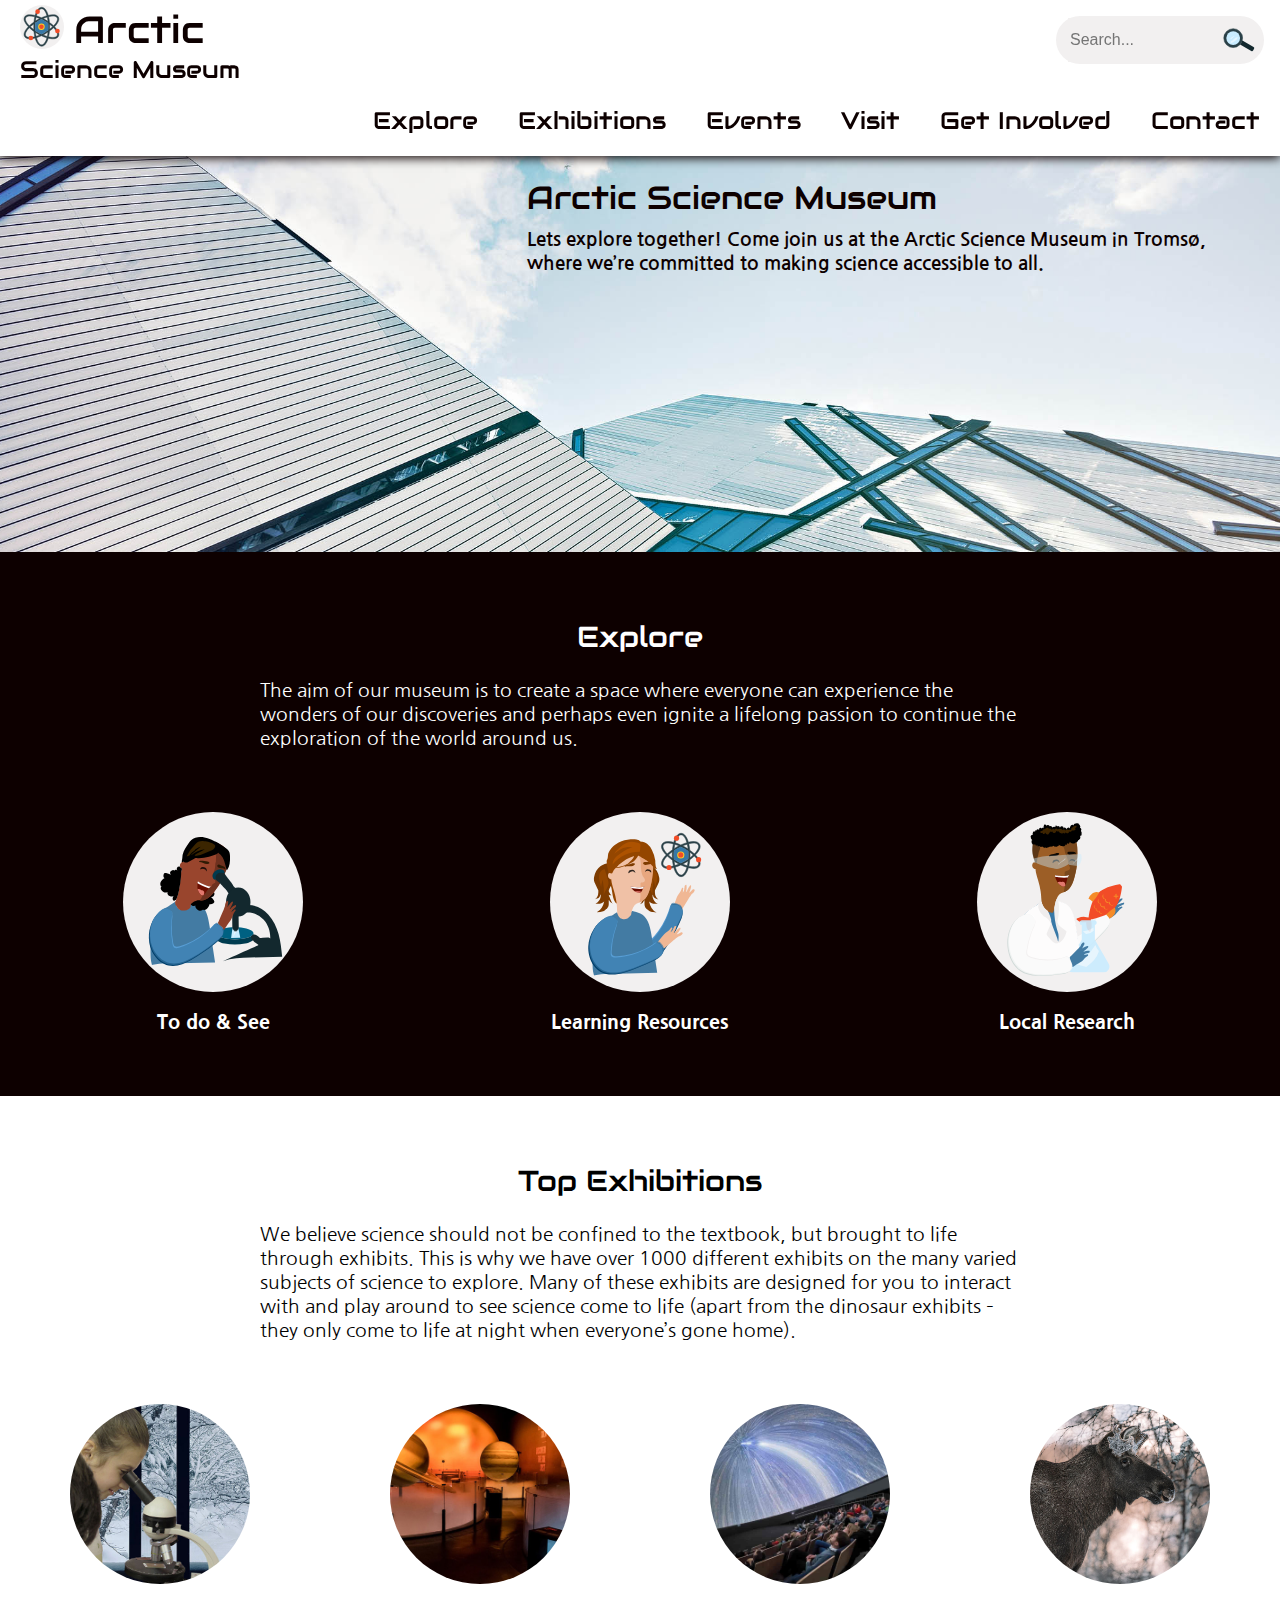
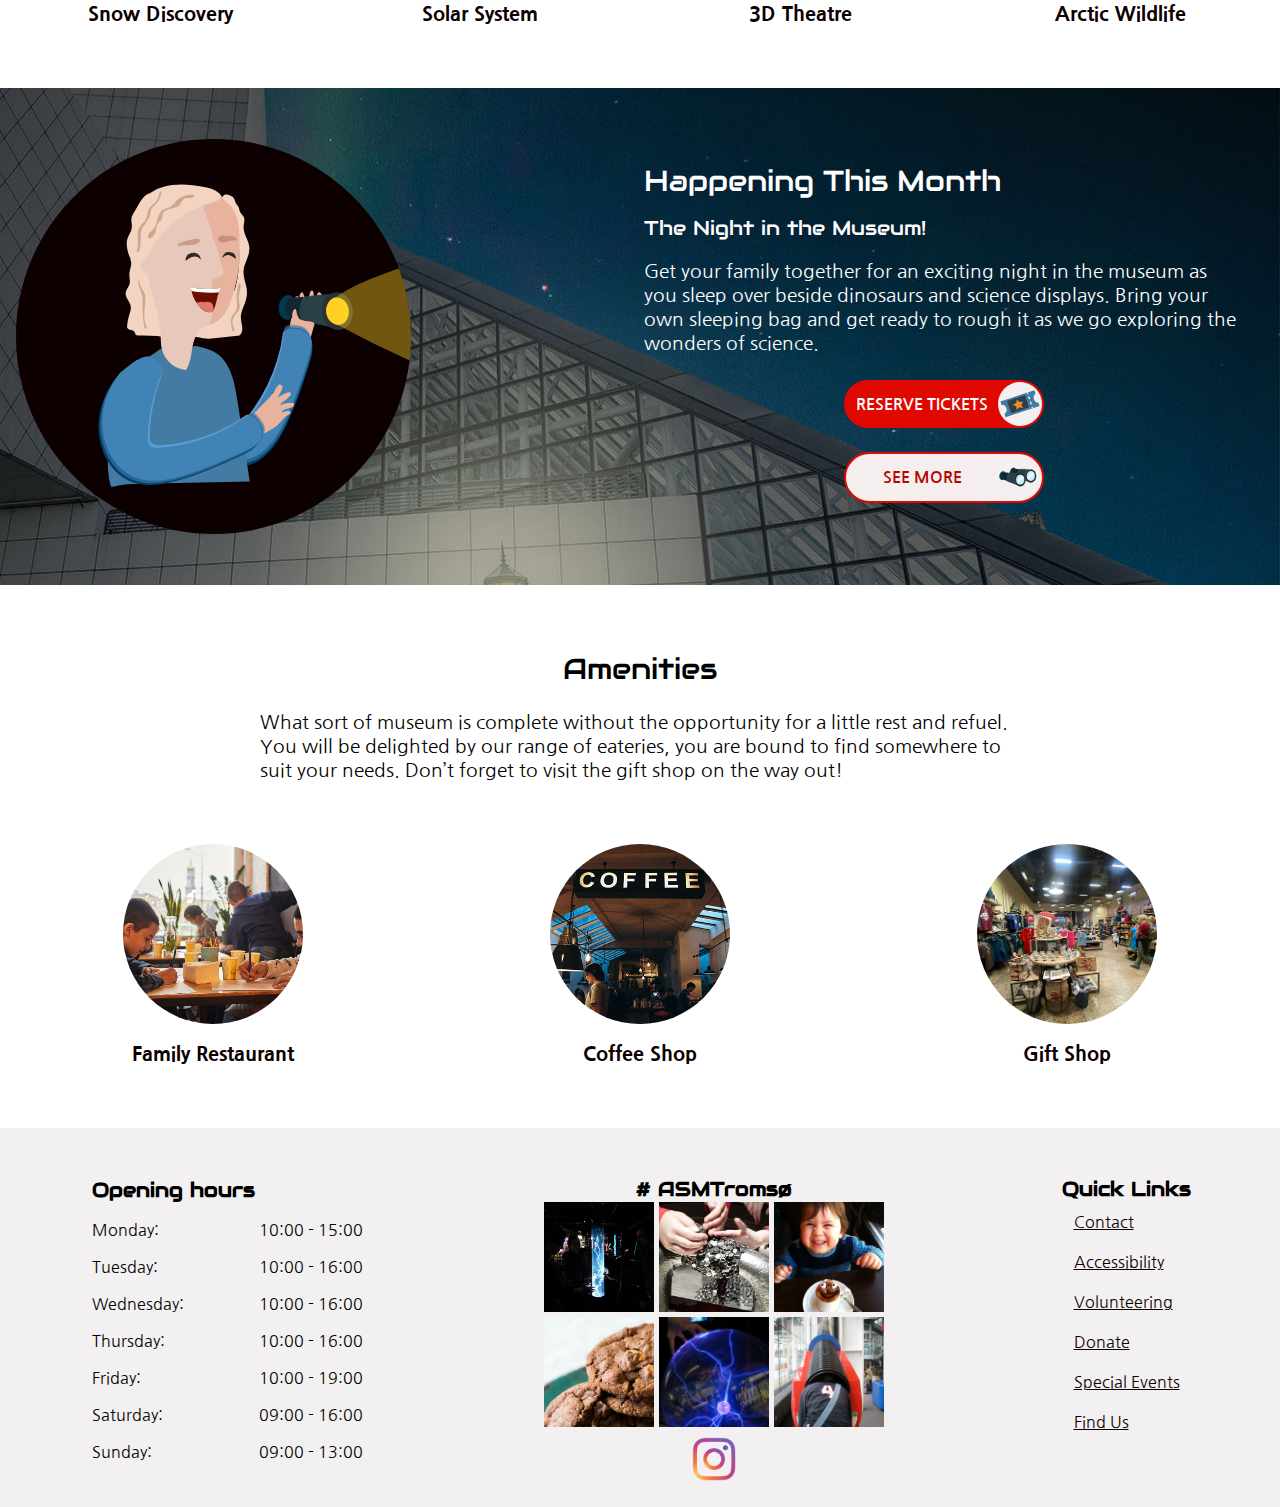
<file: index.html>
<!DOCTYPE html>
<html lang="en">
  <head>
    <meta charset="UTF-8" />
    <meta name="viewport" content="width=device-width, initial-scale=1.0" />
    <meta
      name="description"
      content="Come join us on a journey through the arctic tundra learn about local research, explore exciting exhibits and best of all its free."
    />
    <title>Home | Arctic Museum</title>
    <link rel="preconnect" href="https://fonts.gstatic.com" />
    <link
      href="https://fonts.googleapis.com/css2?family=Audiowide&family=Nanum+Gothic:wght@400;700;800&display=swap"
      rel="stylesheet"
    />
    <link rel="shortcut icon" href="images/favicon.ico" type="image/x-icon" />
    <link rel="stylesheet" href="styles/style.css" />
    <link rel="stylesheet" href="styles/index.css" />
    <link rel="stylesheet" href="styles/media_queries.css" />
  </head>
  <body>
    <header>
      <a href="index.html">
        <div class="logo__wrapper">
          <div class="logo__top">
            <i class="physics__icon icon"></i>
            <h1>Arctic</h1>
          </div>
          <div class="logo__bottom">
            <h2>Science Museum</h2>
          </div>
        </div>
      </a>
      <div class="nav__wrapper">
        <button aria-label="menu button" class="menu-button menu__icon">
          <span id="top" class="bluebar-top"></span>
          <span id="middle" class="redbar"></span>
          <span id="bottom" class="bluebar-bottom"></span>
        </button>
        <nav>
          <form class="search__wrapper">
            <div class="search-input__wrapper">
              <label aria-label="search" for="search__input"
                ><i class="search__icon icon"></i
              ></label>
              <input id="search__input" type="text" placeholder="Search..." />
            </div>
          </form>
          <ul>
            <li><a href="explore.html">Explore</a></li>
            <li><a href="exhibitions.html">Exhibitions</a></li>
            <li><a href="events.html">Events</a></li>
            <li><a href="visit.html">Visit</a></li>
            <li><a href="involved.html">Get Involved</a></li>
            <li><a href="contact.html">Contact</a></li>
          </ul>
        </nav>
      </div>
    </header>
    <main>
      <section class="hero__section index-hero__section">
        <div class="hero-text__div">
          <h1>Arctic Science Museum</h1>
          <p>
            Lets explore together! Come join us at the Arctic Science Museum in Tromsø, where we’re
            committed to making science accessible to all.
          </p>
        </div>
      </section>
      <section class="explore__section">
        <div class="explore-text__div text__div">
          <h2>Explore</h2>
          <p>
            The aim of our museum is to create a space where everyone can experience the wonders of
            our discoveries and perhaps even ignite a lifelong passion to continue the exploration
            of the world around us.
          </p>
        </div>
        <div class="explore-links__div">
          <div class="expanding-image__div">
            <a href="explore.html#to-do">
              <img src="images/microscope-graphic.svg" alt=" girl looking down microscope" />
              <h3>To do & See</h3>
            </a>
          </div>
          <div class="expanding-image__div">
            <a href="explore.html#resources">
              <img src="images/science-girl.svg" alt=" girl looking at atom" />
              <h3>Learning Resources</h3>
            </a>
          </div>
          <div class="expanding-image__div">
            <a href="explore.html#research">
              <img src="images/research-graphic.svg" alt=" boy researching fish" />
              <h3>Local Research</h3>
            </a>
          </div>
        </div>
      </section>
      <section class="exhibition__section">
        <div class="exhibition-text__div text__div">
          <h2>Top Exhibitions</h2>
          <p>
            We believe science should not be confined to the textbook, but brought to life through
            exhibits. This is why we have over 1000 different exhibits on the many varied subjects
            of science to explore. Many of these exhibits are designed for you to interact with and
            play around to see science come to life (apart from the dinosaur exhibits – they only
            come to life at night when everyone’s gone home).
          </p>
        </div>
        <div class="exhibition-links__div">
          <div class="expanding-image__div circular-image">
            <a href="exhibitions.html#snow-discovery">
              <img
                src="images/kids_microscope_small.jpg"
                alt=" children looking down microscopes"
              />
              <h3>Snow Discovery</h3>
            </a>
          </div>
          <div class="expanding-image__div circular-image">
            <a href="exhibitions.html#solar-system">
              <img
                src="images/solar_system_small.jpg"
                alt=" a room with model of the solar system"
              />
              <h3>Solar System</h3>
            </a>
          </div>
          <div class="expanding-image__div circular-image">
            <a href="explore.html#theatre">
              <img src="images/planetarium.jpg" alt=" people watching a 3D theatre screen" />
              <h3>3D Theatre</h3>
            </a>
          </div>
          <div class="expanding-image__div circular-image">
            <a href="exhibitions.html#wildlife">
              <img src="images/moose_small.jpg" alt=" a moose looking at a tree" />
              <h3>Arctic Wildlife</h3>
            </a>
          </div>
        </div>
      </section>
      <section class="this-month__section">
        <img src="images/girl-with-torch-graphic.svg" alt=" girl shining a torch" />
        <div class="this-month-text__div text__div">
          <h2>Happening This Month</h2>
          <h3>The Night in the Museum!</h3>
          <p>
            Get your family together for an exciting night in the museum as you sleep over beside
            dinosaurs and science displays. Bring your own sleeping bag and get ready to rough it as
            we go exploring the wonders of science.
          </p>
          <a href="contact.html" class="cta-button dominant-cta">
            <span>Reserve Tickets</span>
            <i class="ticket__icon icon"></i>
          </a>
          <a href="events.html" class="cta-button non-dominant-cta">
            <span>See more</span>
            <i class="explore__icon icon"></i>
          </a>
        </div>
      </section>
      <section class="amenities__section">
        <div class="amenities-text__div text__div">
          <h2>Amenities</h2>
          <p>
            What sort of museum is complete without the opportunity for a little rest and refuel.
            You will be delighted by our range of eateries, you are bound to find somewhere to suit
            your needs. Don’t forget to visit the gift shop on the way out!
          </p>
        </div>
        <div class="amenities-links__div">
          <div class="expanding-image__div circular-image">
            <a href="visit.html#food-drink">
              <img src="images/cafe_kids_small.jpg" alt=" children colouring at a restaurant" />
              <h3>Family Restaurant</h3>
            </a>
          </div>
          <div class="expanding-image__div circular-image">
            <a href="visit.html#food-drink">
              <img
                src="images/coffee_shop-small.jpg"
                alt=" teenagers getting coffee at the coffee shop"
              />
              <h3>Coffee Shop</h3>
            </a>
          </div>
          <div class="expanding-image__div circular-image">
            <a href="visit.html#shop">
              <img
                src="images/museum_shop-small.jpg"
                alt=" science museum giftshop and dinosaur memorabelia"
              />
              <h3>Gift Shop</h3>
            </a>
          </div>
        </div>
      </section>
    </main>
    <footer>
      <section class="opening-hours__section">
        <table>
          <th>Opening hours</th>
          <tr>
            <td>Monday:</td>
            <td>10:00 - 15:00</td>
          </tr>
          <tr>
            <td>Tuesday:</td>
            <td>10:00 - 16:00</td>
          </tr>
          <tr>
            <td>Wednesday:</td>
            <td>10:00 - 16:00</td>
          </tr>
          <tr>
            <td>Thursday:</td>
            <td>10:00 - 16:00</td>
          </tr>
          <tr>
            <td>Friday:</td>
            <td>10:00 - 19:00</td>
          </tr>
          <tr>
            <td>Saturday:</td>
            <td>09:00 - 16:00</td>
          </tr>
          <tr>
            <td>Sunday:</td>
            <td>09:00 - 13:00</td>
          </tr>
        </table>
      </section>
      <section class="instagram__section">
        <h3># ASMTromsø</h3>
        <div class="square-insta-images__div">
          <div class="insta-image__wrapper">
            <img
              src="images/plasma_tube-small.jpg"
              alt="instagram  plasma tube and people in dark room"
            />
          </div>
          <div class="insta-image__wrapper">
            <img src="images/magnets_small.jpg" alt="childrens hands playing with small magnets" />
          </div>
          <div class="insta-image__wrapper">
            <img
              class="insta-image"
              src="images/kid_hot_chocolate-small.jpg"
              alt="Happy child with smiling cup of hot chocolate"
            />
          </div>
          <div class="insta-image__wrapper">
            <img
              src="images/cookies-small.jpg"
              alt="green plate with stack of chocolate chip cookies"
            />
          </div>
          <div class="insta-image__wrapper">
            <img src="images/plasma-globe.jpg" alt="plasma globe with hand in the background" />
          </div>
          <div class="insta-image__wrapper">
            <img src="images/sound-tube.jpg" alt="person with head inside a sound tube" />
          </div>
        </div>
        <a
          class="insta__icon icon"
          href="https://www.instagram.com/"
          target="_blank"
          aria-label="instagram"
        >
        </a>
      </section>
      <section class="quick-links__section">
        <h3>Quick Links</h3>
        <div class="quick-links__wrapper">
          <a href="contact.html" class="quick-link__footer">Contact</a>
          <a href="visit.html#accessibility" class="quick-link__footer">Accessibility</a>
          <a href="involved.html#volenteering" class="quick-link__footer">Volunteering</a>
          <a href="involved.html#donate" class="quick-link__footer">Donate</a>
          <a href="events.html" class="quick-link__footer">Special Events</a>
          <a href="visit.html#location" class="quick-link__footer">Find Us</a>
        </div>
      </section>
    </footer>
    <script src="js/script.js"></script>
  </body>
</html>
</file>
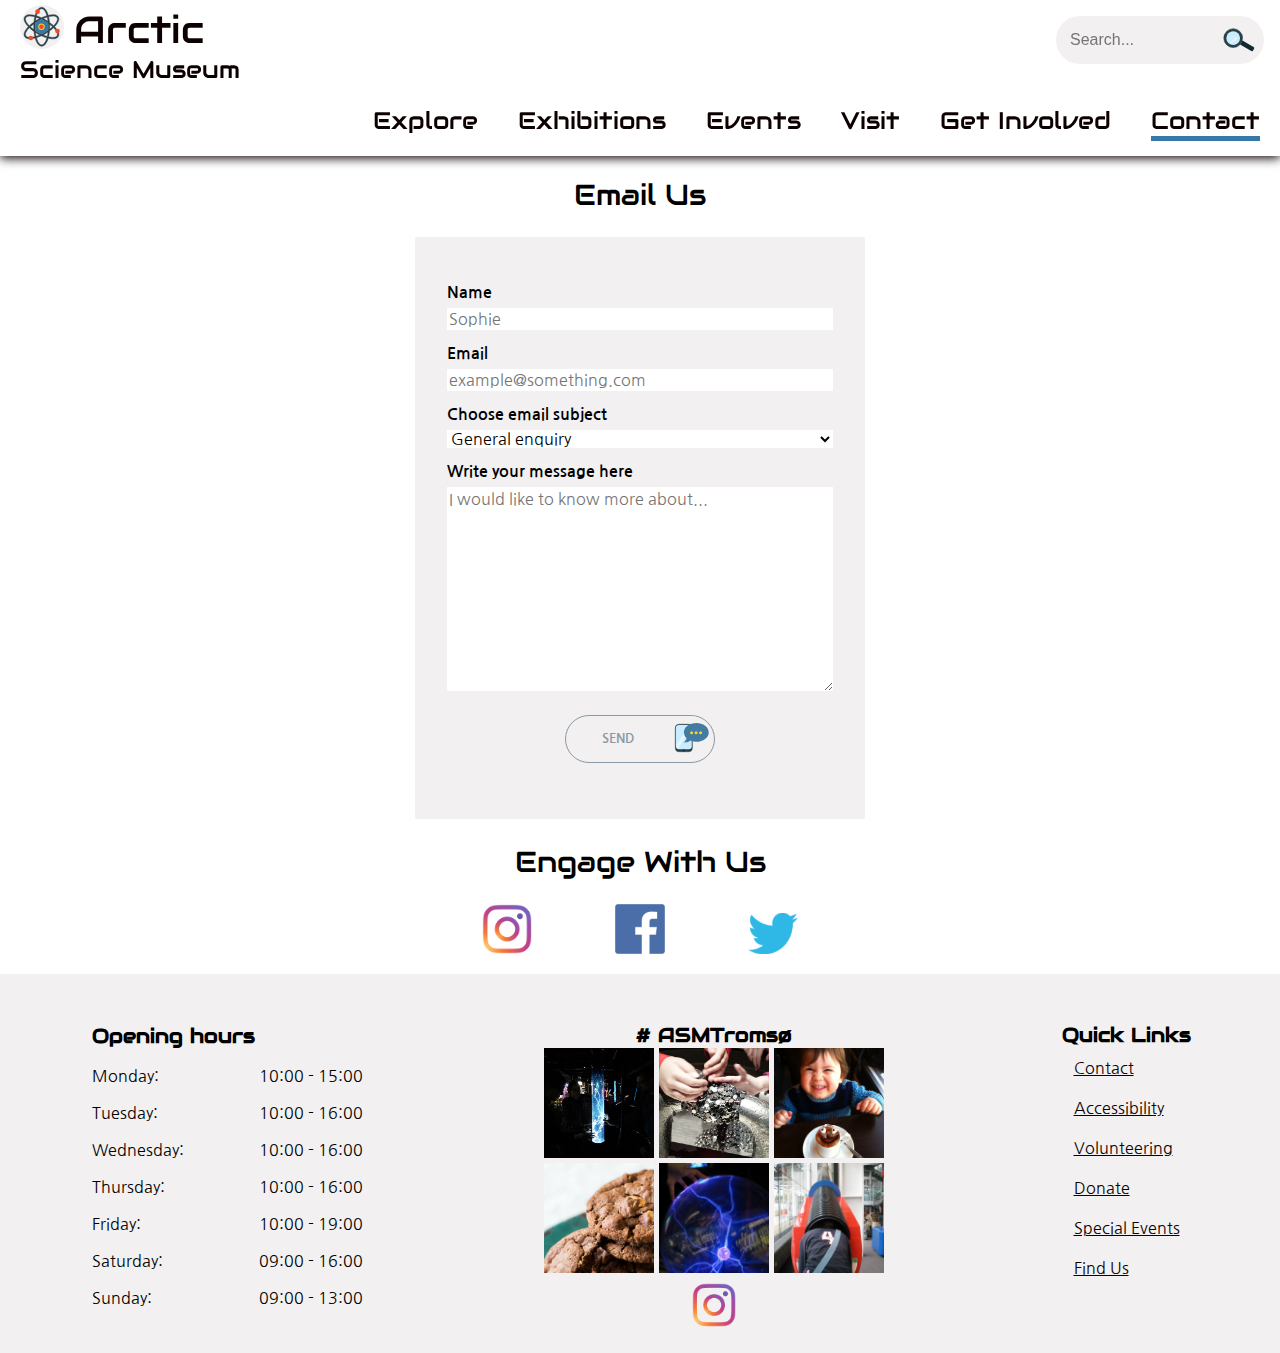
<file: contact.html>
<!DOCTYPE html>
<html lang="en">
  <head>
    <meta charset="UTF-8" />
    <meta name="viewport" content="width=device-width, initial-scale=1.0" />
    <meta
      name="description"
      content="Come join us on a journey through the arctic tundra learn about local research, explore exciting exhibits and best of all its free."
    />
    <title>Home | Arctic Museum</title>
    <link rel="preconnect" href="https://fonts.gstatic.com" />
    <link
      href="https://fonts.googleapis.com/css2?family=Audiowide&family=Nanum+Gothic:wght@400;700;800&display=swap"
      rel="stylesheet"
    />
    <link rel="shortcut icon" href="images/favicon.ico" type="image/x-icon" />
    <link rel="stylesheet" href="styles/style.css" />
    <link rel="stylesheet" href="styles/contact.css" />
    <link rel="stylesheet" href="styles/media_queries.css" />
  </head>
  <body>
    <header>
      <a href="index.html">
        <div class="logo__wrapper">
          <div class="logo__top">
            <i class="physics__icon icon"></i>
            <h1>Arctic</h1>
          </div>
          <div class="logo__bottom">
            <h2>Science Museum</h2>
          </div>
        </div>
      </a>
      <div class="nav__wrapper">
        <button aria-label="menu button" class="menu-button menu__icon">
          <span id="top" class="bluebar-top"></span>
          <span id="middle" class="redbar"></span>
          <span id="bottom" class="bluebar-bottom"></span>
        </button>
        <nav>
          <form class="search__wrapper">
            <div class="search-input__wrapper">
              <label aria-label="search" for="search__input"
                ><i class="search__icon icon"></i
              ></label>
              <input id="search__input" type="text" placeholder="Search..." />
            </div>
          </form>
          <ul>
            <li><a href="explore.html">Explore</a></li>
            <li><a href="exhibitions.html">Exhibitions</a></li>
            <li><a href="events.html">Events</a></li>
            <li><a href="visit.html">Visit</a></li>
            <li><a href="involved.html">Get Involved</a></li>
            <li><a class="active" href="contact.html">Contact</a></li>
          </ul>
        </nav>
      </div>
    </header>
    <main>
      <section class="contact">
        <div class="contact-forms__div">
          <div class="email-us" id="email-us">
            <h2>Email Us</h2>
            <div class="send-success">
              <i class="check__icon icon"></i>
              <p>Your message has been sent please expect a response within 3-5 working days</p>
            </div>

            <form
              class="contact__form"
              action="https://soph-web-dev.eu/arctic-museum/wp-json/contact-form-7/v1/contact-forms/5/feedback"
              method="post"
            >
              <label for="name">Name</label>
              <p class="error-message" id="name-error">Please give your full name</p>
              <input placeholder="Sophie" type="text" id="name" name="your-name" />
              <label for="email">Email</label>
              <p class="error-message" id="email-error">Please enter a valid email</p>
              <input
                placeholder="example@something.com"
                type="email"
                id="email"
                name="your-email"
              />
              <label for="subject">Choose email subject</label>
              <select id="subject" name="your-subject">
                <option value="general">General enquiry</option>
                <option value="accessibility">Accessibility concerns</option>
                <option value="feedback">Feedback</option>
                <option value="stars-club">Young stars club</option>
                <option value="summer-school">Summer school</option>
                <option value="summer-school">Internships</option>
                <option value="summer-school">Reserve tickets</option>
                <option value="other">Other</option>
              </select>
              <label for="message">Write your message here</label>
              <p class="error-message" id="message-error">Please remember to write us a message</p>
              <textarea
                placeholder="I would like to know more about..."
                id="message"
                cols="30"
                rows="10"
                name="your-message"
              ></textarea>
              <p class="sending">Sending...</p>
              <button disabled type="submit" class="cta-button submit-button">
                <span>Send</span>
                <i class="contact__icon icon"></i>
              </button>
            </form>
          </div>
        </div>
        <div class="engage">
          <h2>Engage With Us</h2>
          <div class="image__wrapper">
            <a href="https://www.instagram.com/" target="_blank"
              ><img src="images/instagram.svg" alt="instagram logo"
            /></a>
            <a href="https://www.facebook.com/" target="_blank"
              ><img src="images/facebook.svg" alt="facebook logo"
            /></a>
            <a href="https://twitter.com" target="_blank"
              ><img src="images/twitter.svg" alt="twitter logo"
            /></a>
          </div>
        </div>
      </section>
    </main>
    <footer>
      <section class="opening-hours__section">
        <table>
          <th>Opening hours</th>
          <tr>
            <td>Monday:</td>
            <td>10:00 - 15:00</td>
          </tr>
          <tr>
            <td>Tuesday:</td>
            <td>10:00 - 16:00</td>
          </tr>
          <tr>
            <td>Wednesday:</td>
            <td>10:00 - 16:00</td>
          </tr>
          <tr>
            <td>Thursday:</td>
            <td>10:00 - 16:00</td>
          </tr>
          <tr>
            <td>Friday:</td>
            <td>10:00 - 19:00</td>
          </tr>
          <tr>
            <td>Saturday:</td>
            <td>09:00 - 16:00</td>
          </tr>
          <tr>
            <td>Sunday:</td>
            <td>09:00 - 13:00</td>
          </tr>
        </table>
      </section>
      <section class="instagram__section">
        <h3># ASMTromsø</h3>
        <div class="square-insta-images__div">
          <div class="insta-image__wrapper">
            <img
              src="images/plasma_tube-small.jpg"
              alt="instagram  plasma tube and people in dark room"
            />
          </div>
          <div class="insta-image__wrapper">
            <img src="images/magnets_small.jpg" alt="childrens hands playing with small magnets" />
          </div>
          <div class="insta-image__wrapper">
            <img
              class="insta-image"
              src="images/kid_hot_chocolate-small.jpg"
              alt="Happy child with smiling cup of hot chocolate"
            />
          </div>
          <div class="insta-image__wrapper">
            <img
              src="images/cookies-small.jpg"
              alt="green plate with stack of chocolate chip cookies"
            />
          </div>
          <div class="insta-image__wrapper">
            <img src="images/plasma-globe.jpg" alt="plasma globe with hand in the background" />
          </div>
          <div class="insta-image__wrapper">
            <img src="images/sound-tube.jpg" alt="person with head inside a sound tube" />
          </div>
        </div>
        <a
          class="insta__icon icon"
          href="https://www.instagram.com/"
          target="_blank"
          aria-label="instagram"
        >
        </a>
      </section>
      <section class="quick-links__section">
        <h3>Quick Links</h3>
        <div class="quick-links__wrapper">
          <a href="contact.html" class="quick-link__footer">Contact</a>
          <a href="visit.html#accessibility" class="quick-link__footer">Accessibility</a>
          <a href="#volenteering" class="quick-link__footer">Volunteering</a>
          <a href="#donate" class="quick-link__footer">Donate</a>
          <a href="events.html" class="quick-link__footer">Special Events</a>
          <a href="visit.html#location" class="quick-link__footer">Find Us</a>
        </div>
      </section>
    </footer>
    <script src="js/script.js"></script>
    <script src="js/contact.js"></script>
  </body>
</html>
</file>
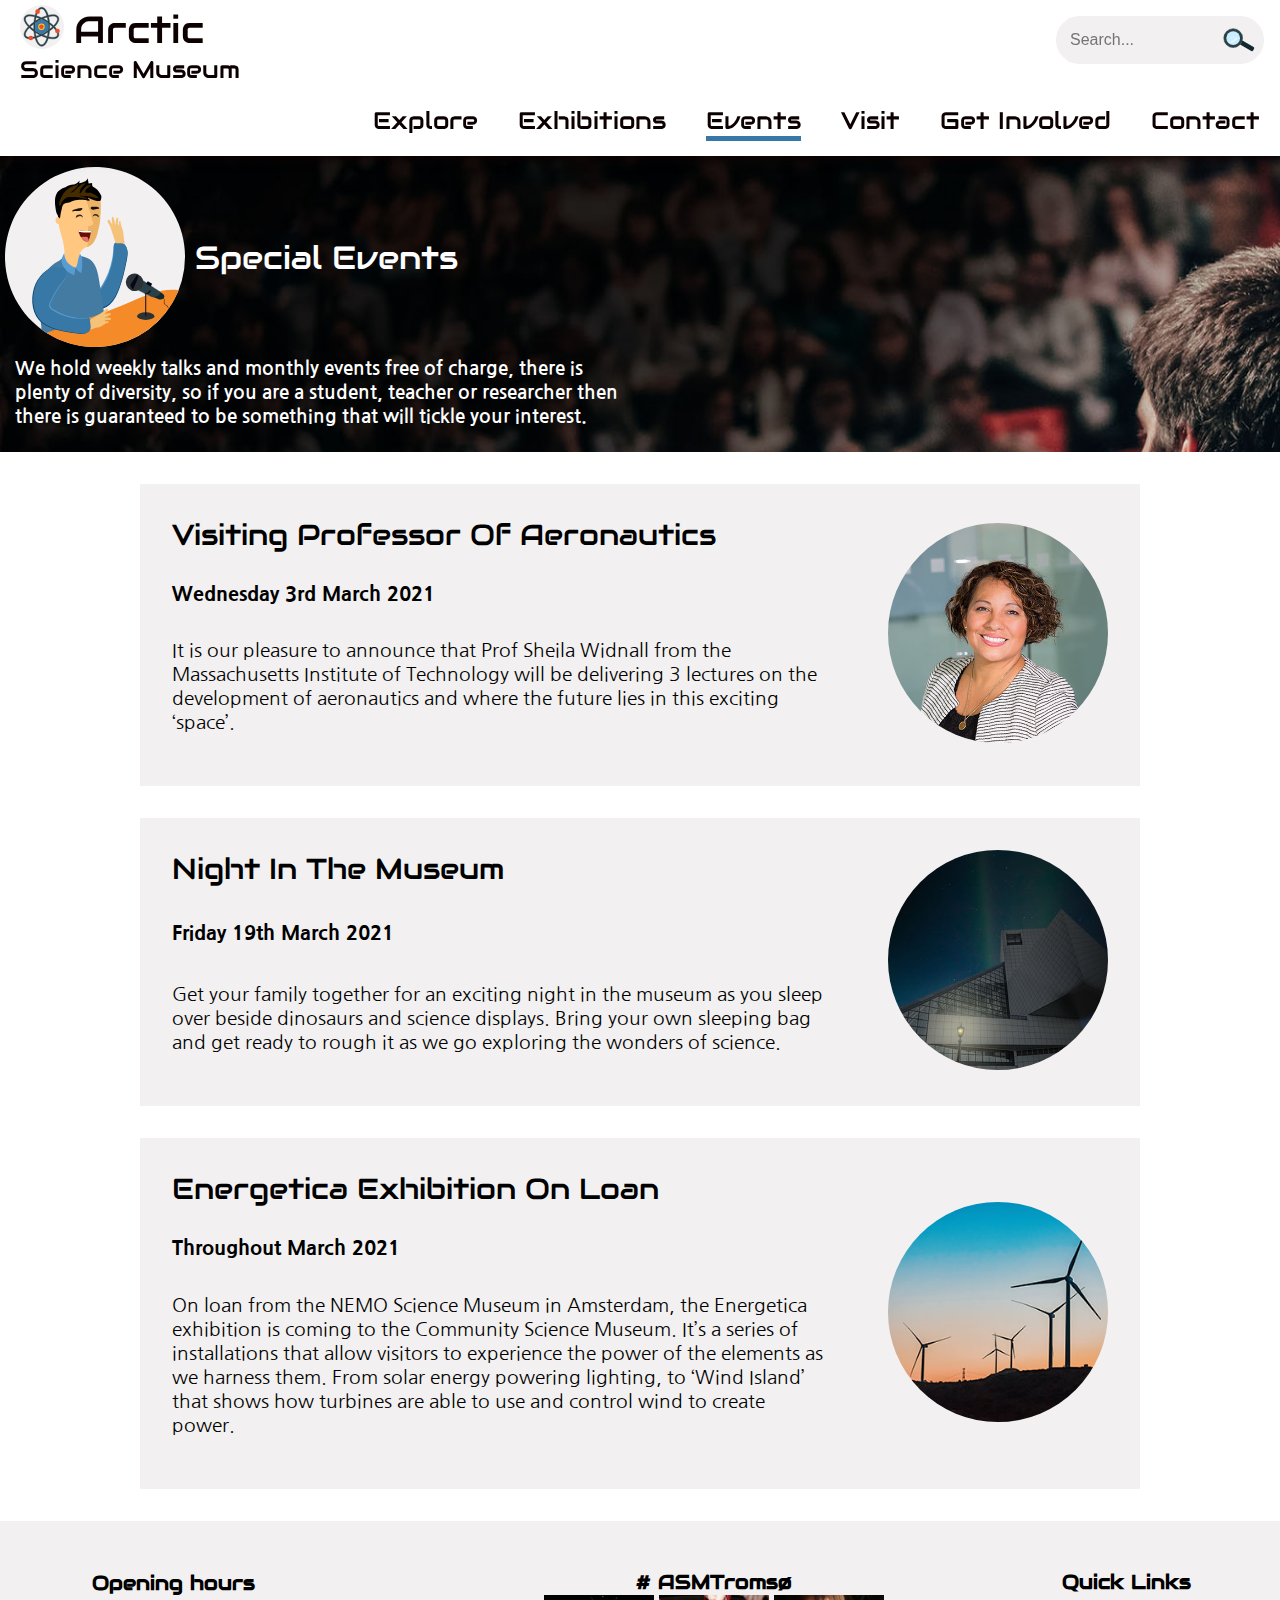
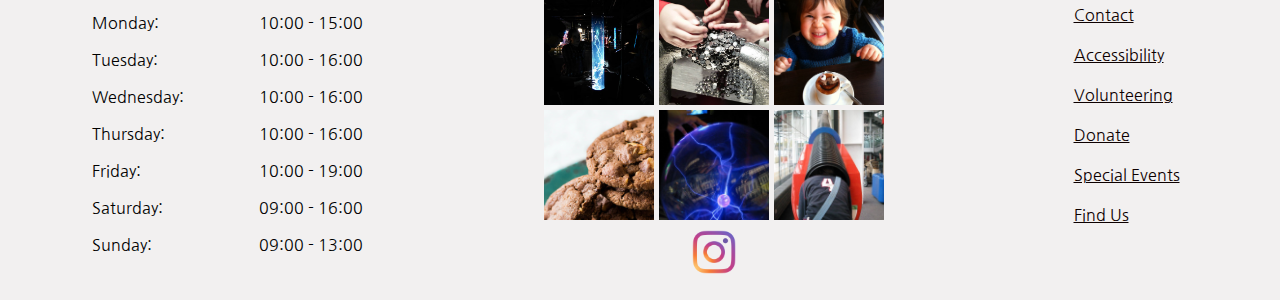
<file: events.html>
<!DOCTYPE html>
<html lang="en">
  <head>
    <meta charset="UTF-8" />
    <meta name="viewport" content="width=device-width, initial-scale=1.0" />
    <meta
      name="description"
      content="Have a look at our weekly and monthly talks and seminars, plus exhibitions on loan that will only be around for a limited time."
    />
    <title>Special Events | Arctic Museum</title>
    <link rel="preconnect" href="https://fonts.gstatic.com" />
    <link
      href="https://fonts.googleapis.com/css2?family=Audiowide&family=Nanum+Gothic:wght@400;700;800&display=swap"
      rel="stylesheet"
    />
    <link rel="shortcut icon" href="images/favicon.ico" type="image/x-icon" />
    <link rel="stylesheet" href="styles/style.css" />
    <link rel="stylesheet" href="styles/events.css" />
    <link rel="stylesheet" href="styles/media_queries.css" />
  </head>
  <body>
    <header>
      <a href="index.html">
        <div class="logo__wrapper">
          <div class="logo__top">
            <i class="physics__icon icon"></i>
            <h1>Arctic</h1>
          </div>
          <div class="logo__bottom">
            <h2>Science Museum</h2>
          </div>
        </div>
      </a>
      <div class="nav__wrapper">
        <button aria-label="menu button" class="menu-button menu__icon">
          <span id="top" class="bluebar-top"></span>
          <span id="middle" class="redbar"></span>
          <span id="bottom" class="bluebar-bottom"></span>
        </button>
        <nav>
          <form class="search__wrapper">
            <div class="search-input__wrapper">
              <label aria-label="search" for="search__input"
                ><i class="search__icon icon"></i
              ></label>
              <input id="search__input" type="text" placeholder="Search..." />
            </div>
          </form>
          <ul>
            <li><a href="explore.html">Explore</a></li>
            <li><a href="exhibitions.html">Exhibitions</a></li>
            <li><a class="active" href="events.html">Events</a></li>
            <li><a href="visit.html">Visit</a></li>
            <li><a href="involved.html">Get Involved</a></li>
            <li><a href="contact.html">Contact</a></li>
          </ul>
        </nav>
      </div>
    </header>
    <main class="events-page-only">
      <section class="hero__section">
        <div class="hero-text__div">
          <div class="hero-image-title__wrapper">
            <div class="hero-graphic"></div>
            <h1 class="page-title">Special Events</h1>
          </div>
          <p>
            We hold weekly talks and monthly events free of charge, there is plenty of diversity, so
            if you are a student, teacher or researcher then there is guaranteed to be something
            that will tickle your interest.
          </p>
        </div>
      </section>
      <section class="events__section">
        <div class="event__card">
          <h2>Visiting Professor of Aeronautics</h2>
          <h3>Wednesday 3rd March 2021</h3>
          <p>
            It is our pleasure to announce that Prof Sheila Widnall from the Massachusetts Institute
            of Technology will be delivering 3 lectures on the development of aeronautics and where
            the future lies in this exciting ‘space’.
          </p>
          <div class="circular-image">
            <img src="images/astrophysics-small.jpg" alt="visiting professor Sheila Widnall" />
          </div>
        </div>
        <div class="event__card" id="night-in-museum">
          <h2>Night in the Museum</h2>
          <h3>Friday 19th March 2021</h3>
          <p>
            Get your family together for an exciting night in the museum as you sleep over beside
            dinosaurs and science displays. Bring your own sleeping bag and get ready to rough it as
            we go exploring the wonders of science.
          </p>
          <div class="circular-image">
            <img
              src="images/building-night-small.jpg"
              alt=" arctic science museum at night with northern lights in the sky"
            />
          </div>
        </div>
        <div class="event__card">
          <h2>Energetica Exhibition on Loan</h2>
          <h3>Throughout March 2021</h3>
          <p>
            On loan from the NEMO Science Museum in Amsterdam, the Energetica exhibition is coming
            to the Community Science Museum. It’s a series of installations that allow visitors to
            experience the power of the elements as we harness them. From solar energy powering
            lighting, to ‘Wind Island’ that shows how turbines are able to use and control wind to
            create power.
          </p>
          <div class="circular-image">
            <img src="images/turbines-small.jpg" alt=" wind turbines agains sun setting sky" />
          </div>
        </div>
      </section>
    </main>
    <footer>
      <section class="opening-hours__section">
        <table>
          <th>Opening hours</th>
          <tr>
            <td>Monday:</td>
            <td>10:00 - 15:00</td>
          </tr>
          <tr>
            <td>Tuesday:</td>
            <td>10:00 - 16:00</td>
          </tr>
          <tr>
            <td>Wednesday:</td>
            <td>10:00 - 16:00</td>
          </tr>
          <tr>
            <td>Thursday:</td>
            <td>10:00 - 16:00</td>
          </tr>
          <tr>
            <td>Friday:</td>
            <td>10:00 - 19:00</td>
          </tr>
          <tr>
            <td>Saturday:</td>
            <td>09:00 - 16:00</td>
          </tr>
          <tr>
            <td>Sunday:</td>
            <td>09:00 - 13:00</td>
          </tr>
        </table>
      </section>
      <section class="instagram__section">
        <h3># ASMTromsø</h3>
        <div class="square-insta-images__div">
          <div class="insta-image__wrapper">
            <img
              src="images/plasma_tube-small.jpg"
              alt="instagram  plasma tube and people in dark room"
            />
          </div>
          <div class="insta-image__wrapper">
            <img src="images/magnets_small.jpg" alt="childrens hands playing with small magnets" />
          </div>
          <div class="insta-image__wrapper">
            <img
              class="insta-image"
              src="images/kid_hot_chocolate-small.jpg"
              alt="Happy child with smiling cup of hot chocolate"
            />
          </div>
          <div class="insta-image__wrapper">
            <img
              src="images/cookies-small.jpg"
              alt="green plate with stack of chocolate chip cookies"
            />
          </div>
          <div class="insta-image__wrapper">
            <img src="images/plasma-globe.jpg" alt="plasma globe with hand in the background" />
          </div>
          <div class="insta-image__wrapper">
            <img src="images/sound-tube.jpg" alt="person with head inside a sound tube" />
          </div>
        </div>
        <a
          class="insta__icon icon"
          href="https://www.instagram.com/"
          target="_blank"
          aria-label="instagram"
        >
        </a>
      </section>
      <section class="quick-links__section">
        <h3>Quick Links</h3>
        <div class="quick-links__wrapper">
          <a href="contact.html" class="quick-link__footer">Contact</a>
          <a href="visit.html#accessibility" class="quick-link__footer">Accessibility</a>
          <a href="involved.html#volenteering" class="quick-link__footer">Volunteering</a>
          <a href="involved.html#donate" class="quick-link__footer">Donate</a>
          <a href="events.html" class="quick-link__footer">Special Events</a>
          <a href="visit.html#location" class="quick-link__footer">Find Us</a>
        </div>
      </section>
    </footer>
    <script src="js/script.js"></script>
  </body>
</html>
</file>
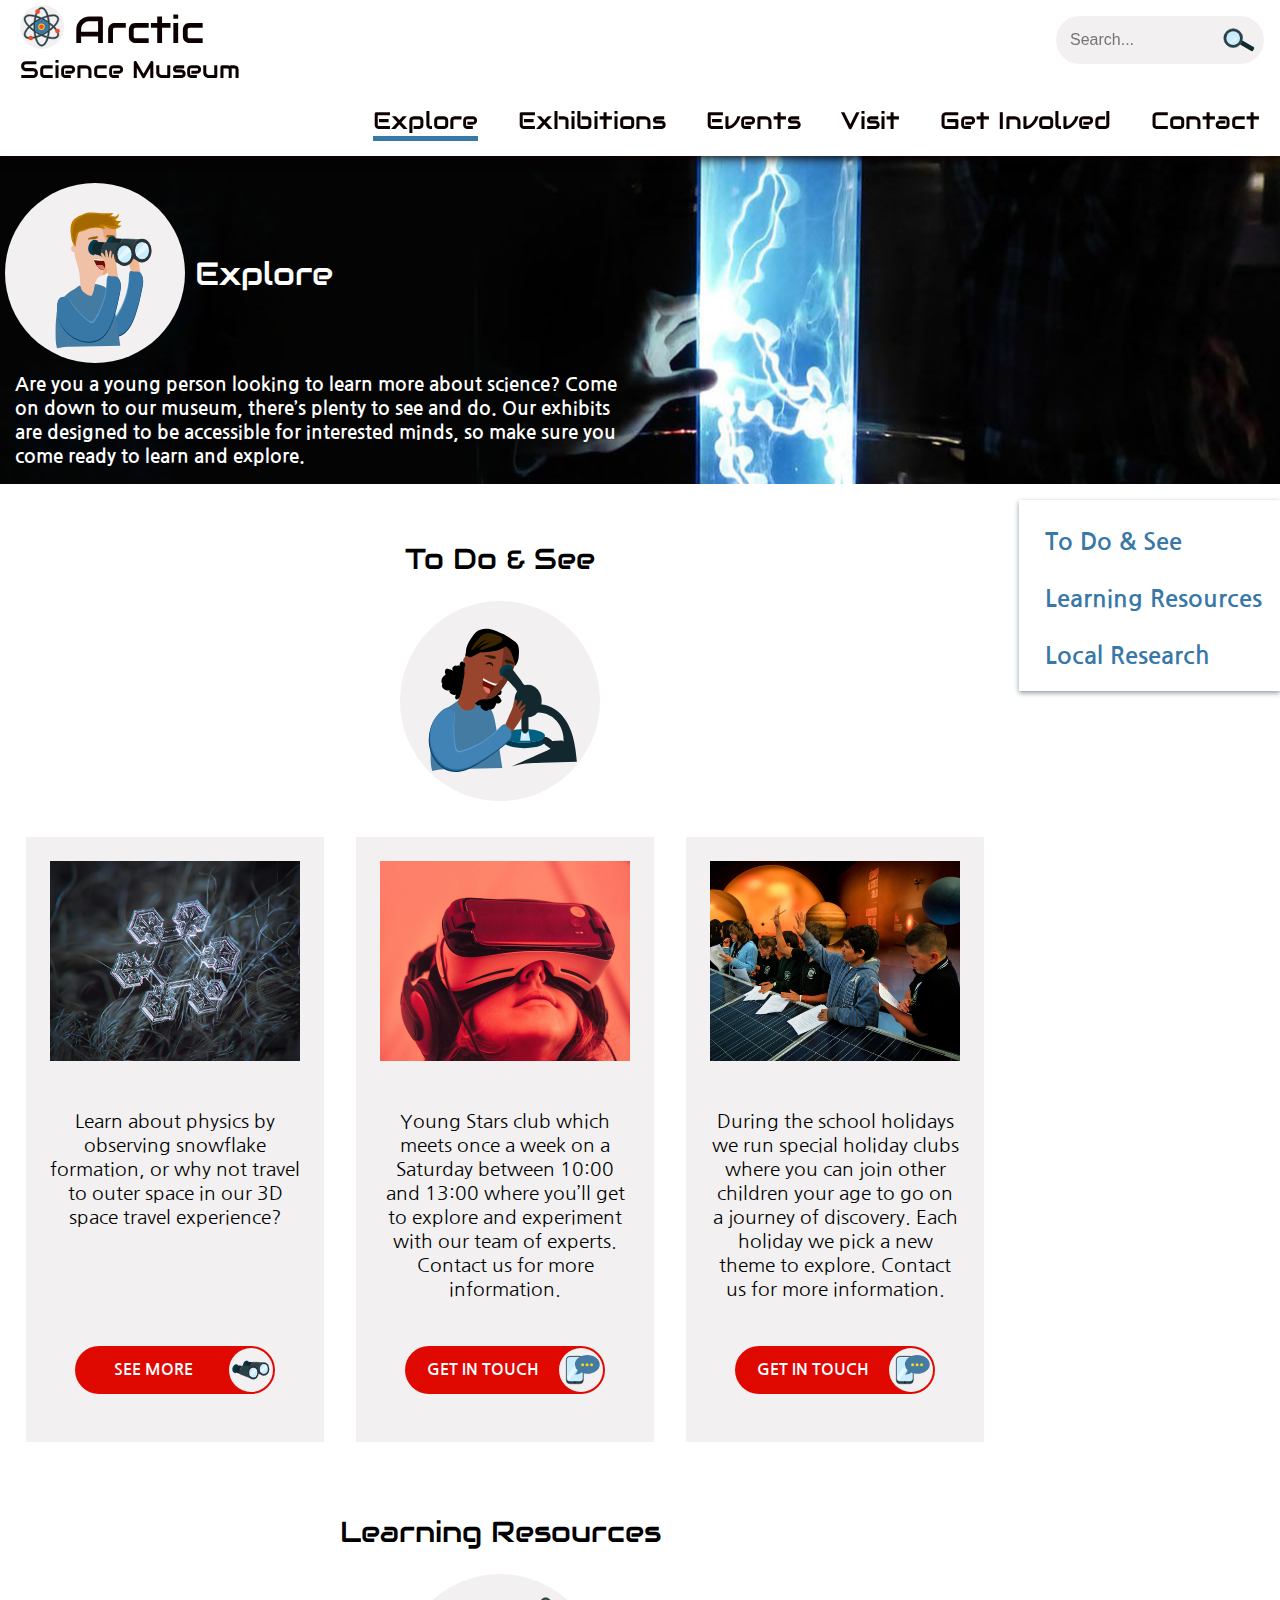
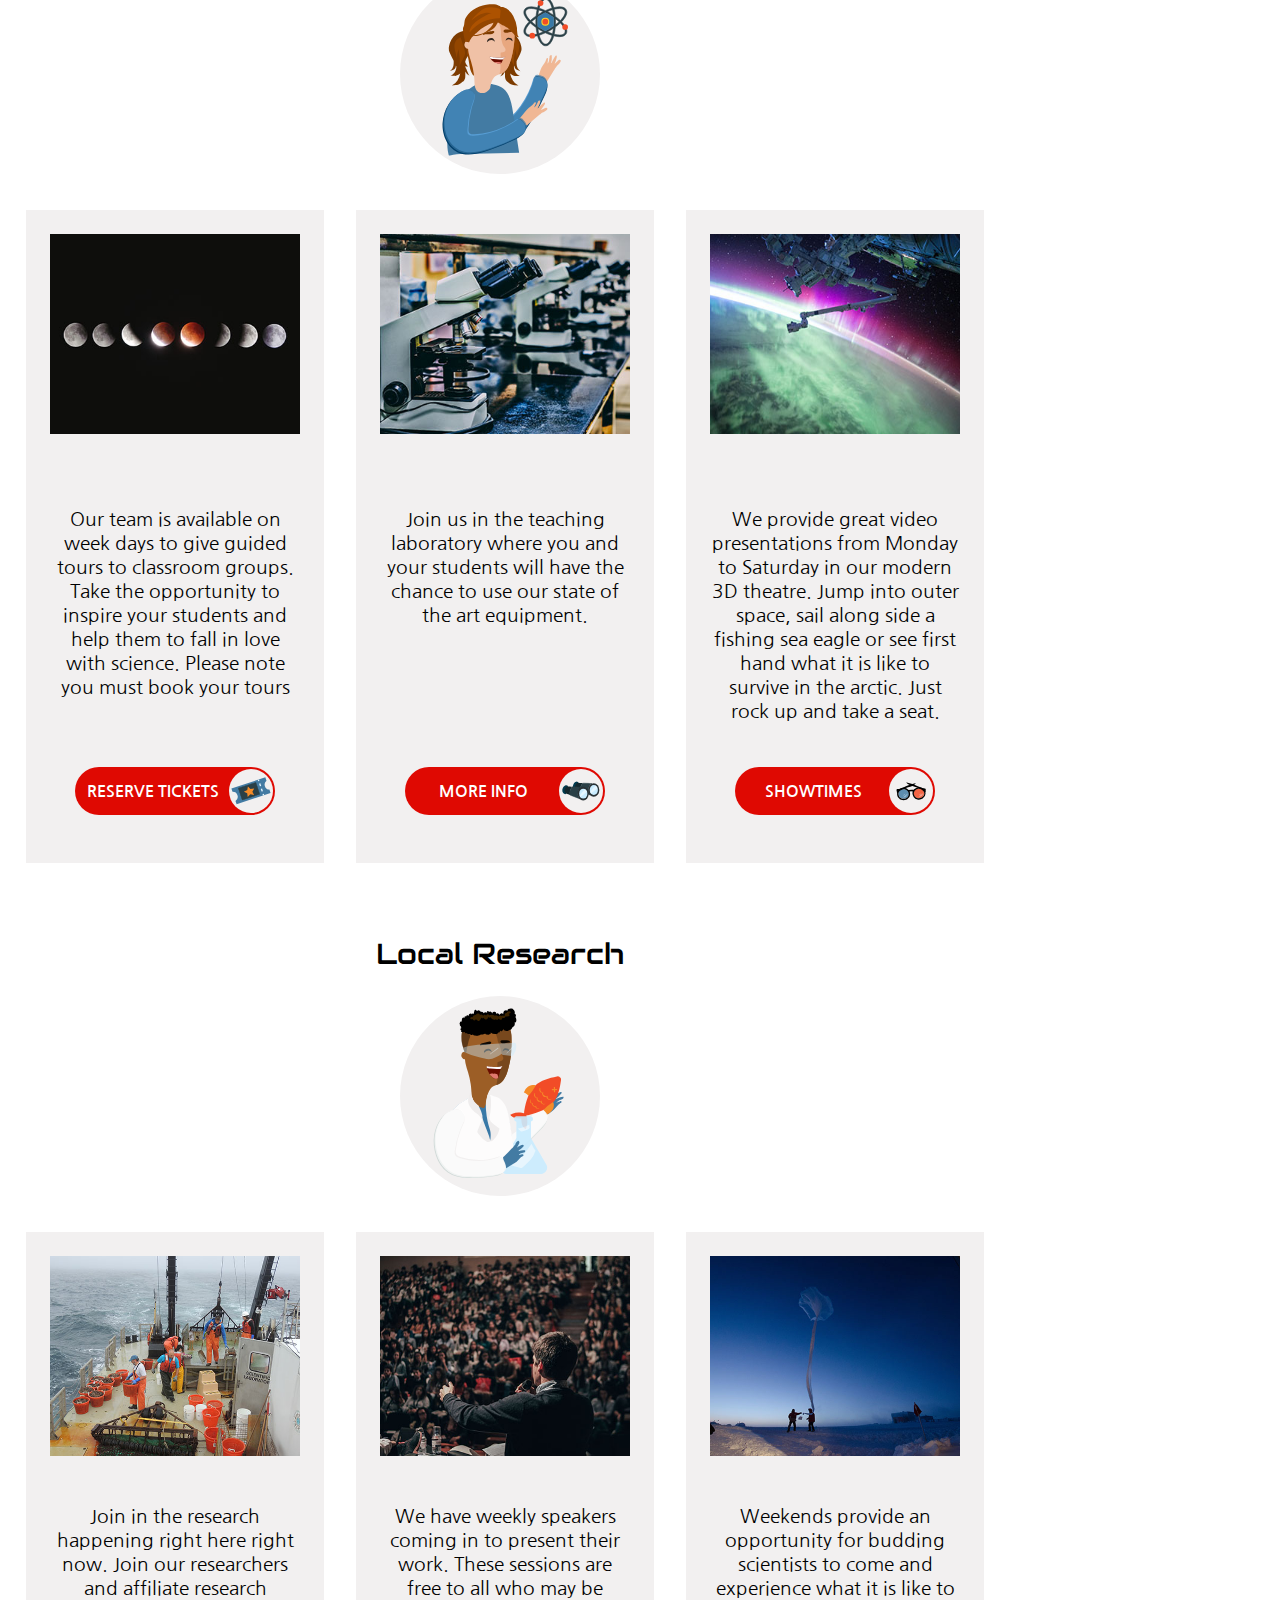
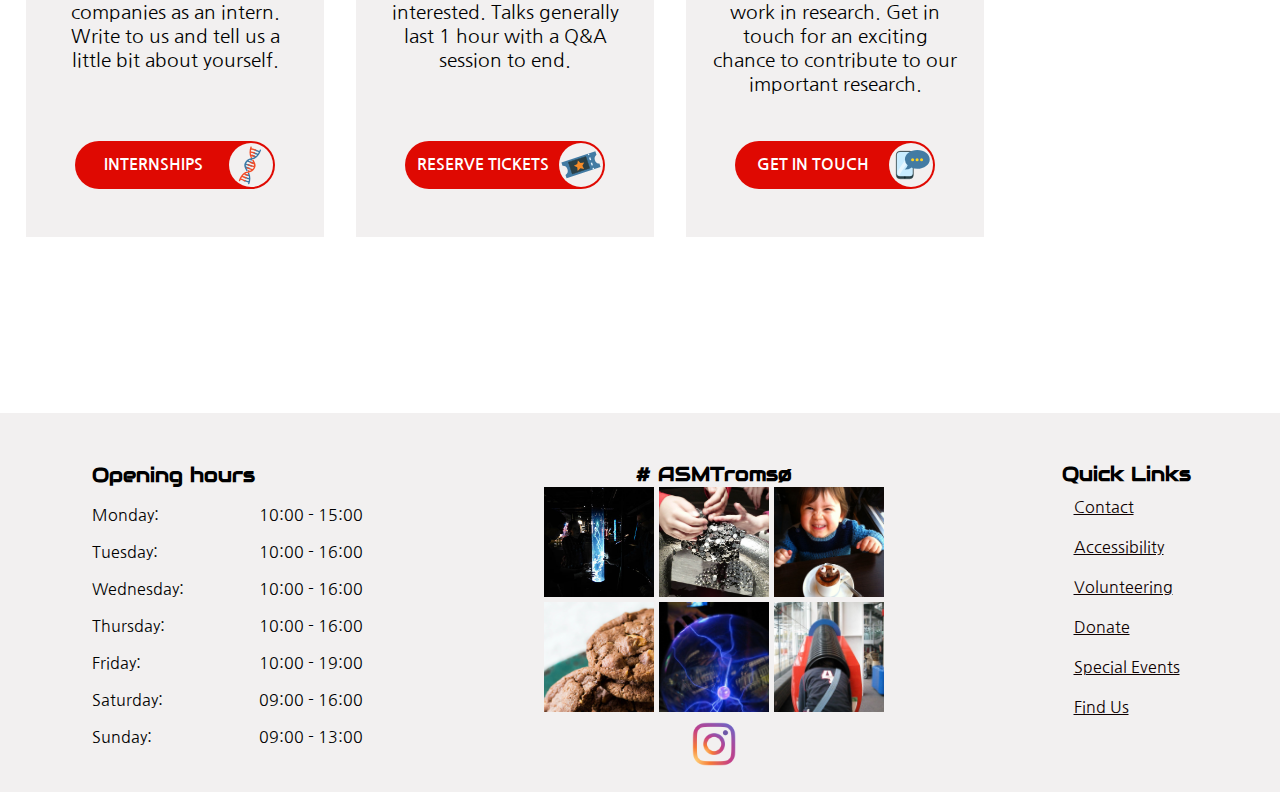
<file: explore.html>
<!DOCTYPE html>
<html class="explore__html" lang="en">
  <head>
    <meta charset="UTF-8" />
    <meta name="viewport" content="width=device-width, initial-scale=1.0" />
    <meta
      name="description"
      content="Whether you are at school, a teacher or researcher there is something at the Arctic Science Museum for everyone."
    />
    <title>Explore | Arctic Museum</title>
    <link rel="preconnect" href="https://fonts.gstatic.com" />
    <link
      href="https://fonts.googleapis.com/css2?family=Audiowide&family=Nanum+Gothic:wght@400;700;800&display=swap"
      rel="stylesheet"
    />
    <link rel="shortcut icon" href="images/favicon.ico" type="image/x-icon" />
    <link rel="stylesheet" href="styles/style.css" />
    <link rel="stylesheet" href="styles/explore.css" />
    <link rel="stylesheet" href="styles/media_queries.css" />
  </head>
  <body>
    <header>
      <a href="index.html">
        <div class="logo__wrapper">
          <div class="logo__top">
            <i class="physics__icon icon"></i>
            <h1>Arctic</h1>
          </div>
          <div class="logo__bottom">
            <h2>Science Museum</h2>
          </div>
        </div>
      </a>
      <div class="nav__wrapper">
        <button aria-label="menu button" class="menu-button menu__icon">
          <span id="top" class="bluebar-top"></span>
          <span id="middle" class="redbar"></span>
          <span id="bottom" class="bluebar-bottom"></span>
        </button>
        <nav>
          <form class="search__wrapper">
            <div class="search-input__wrapper">
              <label aria-label="search" for="search__input"
                ><i class="search__icon icon"></i
              ></label>
              <input id="search__input" type="text" placeholder="Search..." />
            </div>
          </form>
          <ul>
            <li><a class="active" href="explore.html">Explore</a></li>
            <li><a href="exhibitions.html">Exhibitions</a></li>
            <li><a href="events.html">Events</a></li>
            <li><a href="visit.html">Visit</a></li>
            <li><a href="involved.html">Get Involved</a></li>
            <li><a href="contact.html">Contact</a></li>
          </ul>
        </nav>
      </div>
    </header>
    <main class="explore-page-only">
      <section class="hero__section explore-hero__section">
        <div class="hero-text__div">
          <div class="hero-image-title__wrapper">
            <div class="hero-graphic"></div>
            <h1 class="page-title" class="page-title">Explore</h1>
          </div>
          <p>
            Are you a young person looking to learn more about science? Come on down to our museum,
            there’s plenty to see and do. Our exhibits are designed to be accessible for interested
            minds, so make sure you come ready to learn and explore.
          </p>
        </div>
      </section>
      <section class="skip-to__section">
        <ul>
          <li><a href="#to-do">To Do & See</a></li>
          <li><a href="#resources">Learning Resources</a></li>
          <li><a href="#research">Local Research</a></li>
        </ul>
      </section>
      <section class="to-do__section" id="to-do">
        <div class="to-do-text__div">
          <h2>To Do & See</h2>
          <img
            class="graphic"
            src="images/microscope-graphic.svg"
            alt="Illustration of girl looking down microscope."
          />
        </div>
        <div class="explore-card__wrapper">
          <div class="explore-card">
            <div class="img__wrapper">
              <img src="images/snowflake-small.jpg" alt="microscopic  snowflake on wool" />
            </div>
            <p>
              Learn about physics by observing snowflake formation, or why not travel to outer space
              in our 3D space travel experience?
            </p>
            <a href="exhibitions.html#snow-discovery" class="cta-button">
              <span>See more</span>
              <i class="explore__icon icon"></i>
            </a>
          </div>
          <div class="explore-card">
            <div class="img__wrapper">
              <img src="images/vr-small.jpg" alt="Child using virtual reality headset" />
            </div>
            <p>
              Young Stars club which meets once a week on a Saturday between 10:00 and 13:00 where
              you’ll get to explore and experiment with our team of experts. Contact us for more
              information.
            </p>
            <a href="contact.html" class="cta-button">
              <span>Get in touch</span>
              <i class="contact__icon icon"></i>
            </a>
          </div>
          <div class="explore-card">
            <div class="img__wrapper">
              <img
                src="images/kids_solar_room.jpg"
                alt="Children in the solar system exhibit by a solar pannel"
              />
            </div>
            <p>
              During the school holidays we run special holiday clubs where you can join other
              children your age to go on a journey of discovery. Each holiday we pick a new theme to
              explore. Contact us for more information.
            </p>
            <a href="contact.html" class="cta-button">
              <span>Get in touch</span>
              <i class="contact__icon icon"></i>
            </a>
          </div>
        </div>
      </section>
      <section class="resources__section" id="resources">
        <div class="to-do-text__div">
          <h2>Learning Resources</h2>
          <img
            class="graphic"
            src="images/science-girl.svg"
            alt="Illustration of girl looking at an atom."
          />
        </div>
        <div class="explore-card__wrapper">
          <div class="explore-card">
            <div class="img__wrapper">
              <img src="images/moon-phase-small.jpg" alt=" different moon phases" />
            </div>
            <p>
              Our team is available on week days to give guided tours to classroom groups. Take the
              opportunity to inspire your students and help them to fall in love with science.
              Please note you must book your tours
            </p>
            <a href="contact.html" class="cta-button">
              <span>Reserve Tickets</span>
              <i class="ticket__icon icon"></i>
            </a>
          </div>
          <div class="explore-card">
            <div class="img__wrapper">
              <img src="images/microscopes-small.jpg" alt="room with row of microscopes" />
            </div>
            <p>
              Join us in the teaching laboratory where you and your students will have the chance to
              use our state of the art equipment.
            </p>
            <a href="exhibitions.html#laboratory" class="cta-button">
              <span>More info</span>
              <i class="explore__icon icon"></i>
            </a>
          </div>
          <div class="explore-card" id="theatre">
            <div class="img__wrapper">
              <img
                src="images/nasa-aurora-small.jpg"
                alt="nasa  satalite view of earth with northern lights"
              />
            </div>
            <p>
              We provide great video presentations from Monday to Saturday in our modern 3D theatre.
              Jump into outer space, sail along side a fishing sea eagle or see first hand what it
              is like to survive in the arctic. Just rock up and take a seat.
            </p>
            <div class="showtimes__wrapper">
              <input type="checkbox" id="showtimes__checkbox" />
              <label for="showtimes__checkbox">
                <div class="cta-button">
                  <span>Showtimes</span>
                  <i class="three-d__icon icon"></i>
                </div>
              </label>
              <div class="showtimes-table__wrapper">
                <h3>Monday - Friday:</h3>
                <table>
                  <tr>
                    <td>10:50 - 11:30</td>
                  </tr>
                  <tr>
                    <td>11:50 - 12:30</td>
                  </tr>
                  <tr>
                    <td>14:50 - 15:30</td>
                  </tr>
                </table>
                <h3>Saturday:</h3>
                <table>
                  <tr>
                    <td>09:50 - 11:30</td>
                  </tr>
                  <tr>
                    <td>10:50 - 11:30</td>
                  </tr>
                  <tr>
                    <td>11:50 - 12:30</td>
                  </tr>
                  <tr>
                    <td>14:50 - 15:30</td>
                  </tr>
                </table>
              </div>
            </div>
          </div>
        </div>
      </section>
      <section class="research__section" id="research">
        <div class="to-do-text__div">
          <h2>Local Research</h2>
          <img
            class="graphic"
            src="images/research-graphic.svg"
            alt="Illustration boy researching fish."
          />
        </div>
        <div class="explore-card__wrapper">
          <div class="explore-card">
            <div class="img__wrapper">
              <img src="images/research-boat-small.jpg" alt=" researchers on fishing boat" />
            </div>
            <p>
              Join in the research happening right here right now. Join our researchers and
              affiliate research companies as an intern. Write to us and tell us a little bit about
              yourself.
            </p>
            <a href="involved.html#internships" class="cta-button">
              <span>Internships</span>
              <i class="biology__icon icon"></i>
            </a>
          </div>
          <div class="explore-card">
            <div class="img__wrapper">
              <img src="images/guest-talks-small.jpg" alt=" man giving lecture to large audience" />
            </div>
            <p>
              We have weekly speakers coming in to present their work. These sessions are free to
              all who may be interested. Talks generally last 1 hour with a Q&A session to end.
            </p>
            <a href="contact.html" class="cta-button">
              <span>Reserve Tickets</span>
              <i class="ticket__icon icon"></i>
            </a>
          </div>
          <div class="explore-card">
            <div class="img__wrapper">
              <img src="images/ozone-balloon-small.jpg" alt="" />
            </div>
            <p>
              Weekends provide an opportunity for budding scientists to come and experience what it
              is like to work in research. Get in touch for an exciting chance to contribute to our
              important research.
            </p>
            <a href="contact.html" class="cta-button">
              <span>Get in touch</span>
              <i class="contact__icon icon"></i>
            </a>
          </div>
        </div>
      </section>
    </main>
    <footer>
      <section class="opening-hours__section">
        <table>
          <th>Opening hours</th>
          <tr>
            <td>Monday:</td>
            <td>10:00 - 15:00</td>
          </tr>
          <tr>
            <td>Tuesday:</td>
            <td>10:00 - 16:00</td>
          </tr>
          <tr>
            <td>Wednesday:</td>
            <td>10:00 - 16:00</td>
          </tr>
          <tr>
            <td>Thursday:</td>
            <td>10:00 - 16:00</td>
          </tr>
          <tr>
            <td>Friday:</td>
            <td>10:00 - 19:00</td>
          </tr>
          <tr>
            <td>Saturday:</td>
            <td>09:00 - 16:00</td>
          </tr>
          <tr>
            <td>Sunday:</td>
            <td>09:00 - 13:00</td>
          </tr>
        </table>
      </section>
      <section class="instagram__section">
        <h3># ASMTromsø</h3>
        <div class="square-insta-images__div">
          <div class="insta-image__wrapper">
            <img
              src="images/plasma_tube-small.jpg"
              alt="instagram  plasma tube and people in dark room"
            />
          </div>
          <div class="insta-image__wrapper">
            <img src="images/magnets_small.jpg" alt="childrens hands playing with small magnets" />
          </div>
          <div class="insta-image__wrapper">
            <img
              class="insta-image"
              src="images/kid_hot_chocolate-small.jpg"
              alt="Happy child with smiling cup of hot chocolate"
            />
          </div>
          <div class="insta-image__wrapper">
            <img
              src="images/cookies-small.jpg"
              alt="green plate with stack of chocolate chip cookies"
            />
          </div>
          <div class="insta-image__wrapper">
            <img src="images/plasma-globe.jpg" alt="plasma globe with hand in the background" />
          </div>
          <div class="insta-image__wrapper">
            <img src="images/sound-tube.jpg" alt="person with head inside a sound tube" />
          </div>
        </div>
        <a
          class="insta__icon icon"
          href="https://www.instagram.com/"
          target="_blank"
          aria-label="instagram"
        >
        </a>
      </section>
      <section class="quick-links__section">
        <h3>Quick Links</h3>
        <div class="quick-links__wrapper">
          <a href="contact.html" class="quick-link__footer">Contact</a>
          <a href="visit.html#accessibility" class="quick-link__footer">Accessibility</a>
          <a href="involved.html#volenteering" class="quick-link__footer">Volunteering</a>
          <a href="involved.html#donate" class="quick-link__footer">Donate</a>
          <a href="events.html" class="quick-link__footer">Special Events</a>
          <a href="visit.html#location" class="quick-link__footer">Find Us</a>
        </div>
      </section>
    </footer>
    <script src="js/script.js"></script>
  </body>
</html>
</file>
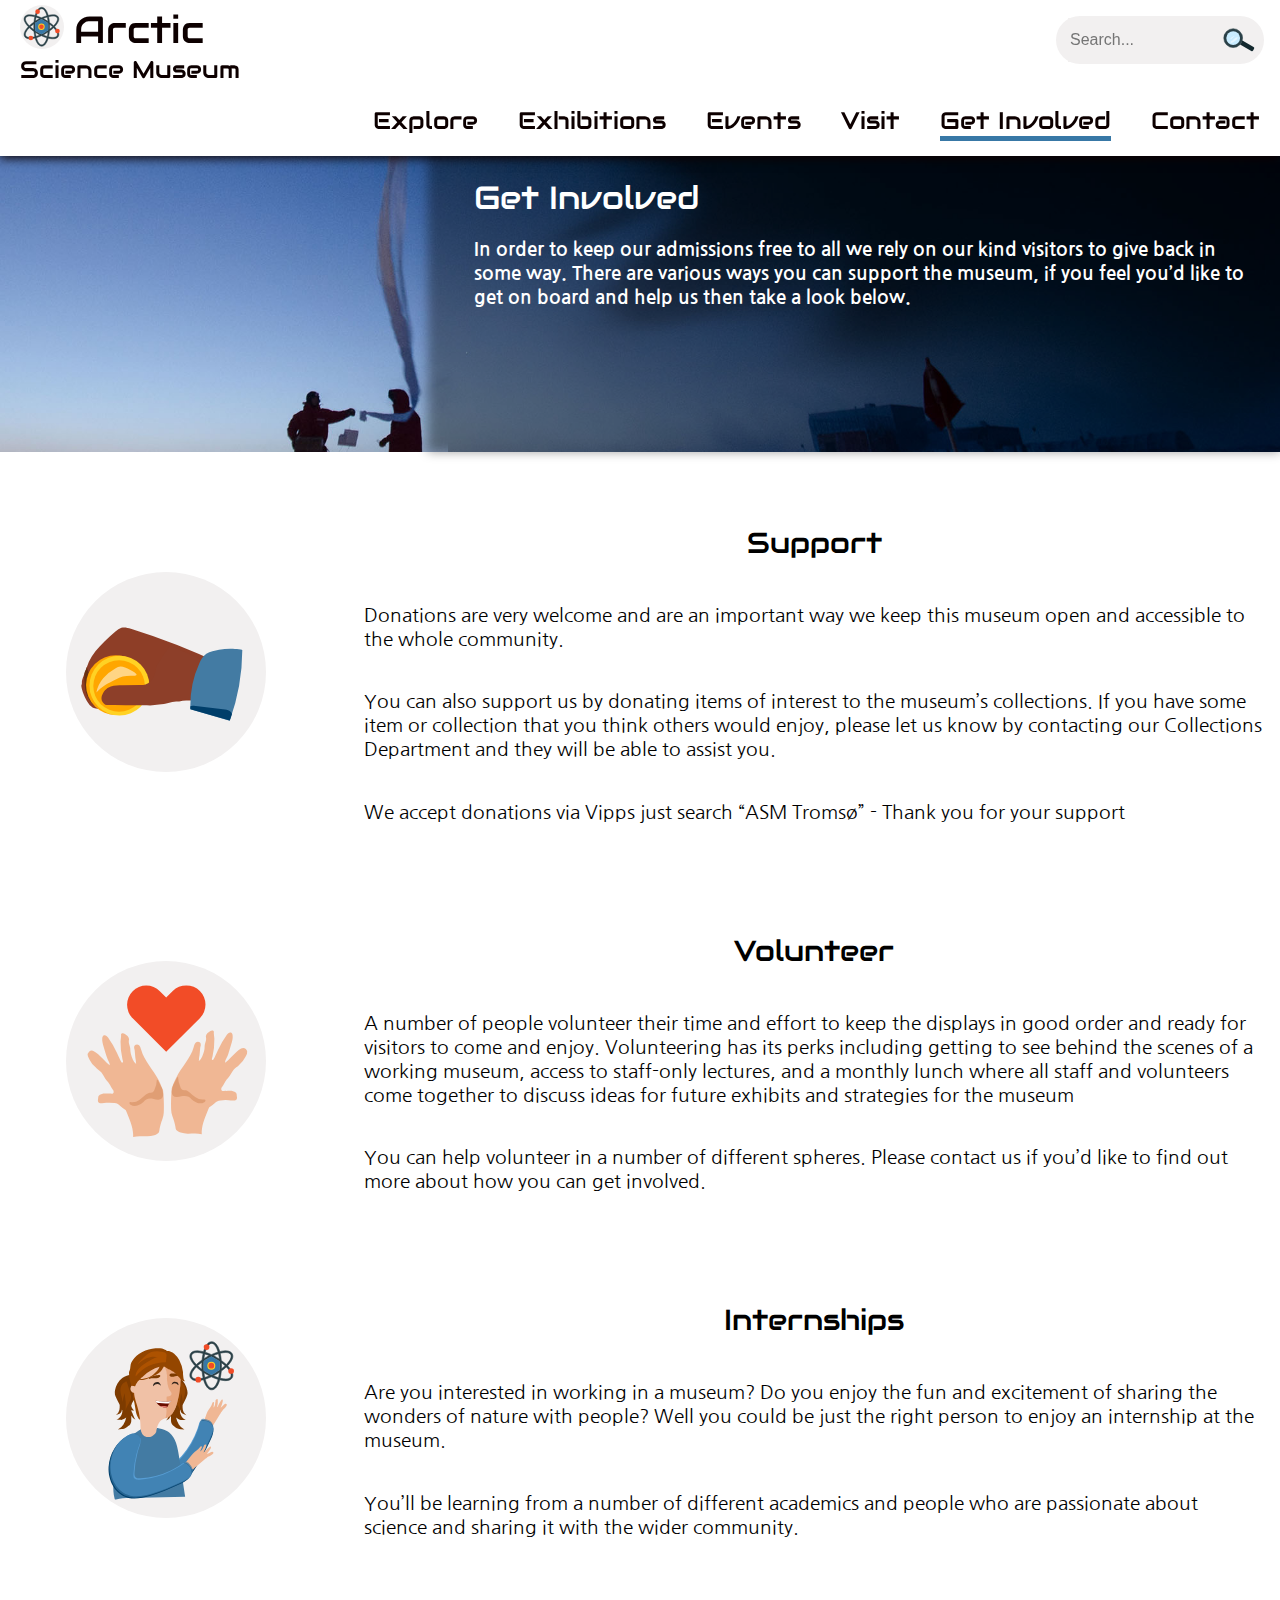
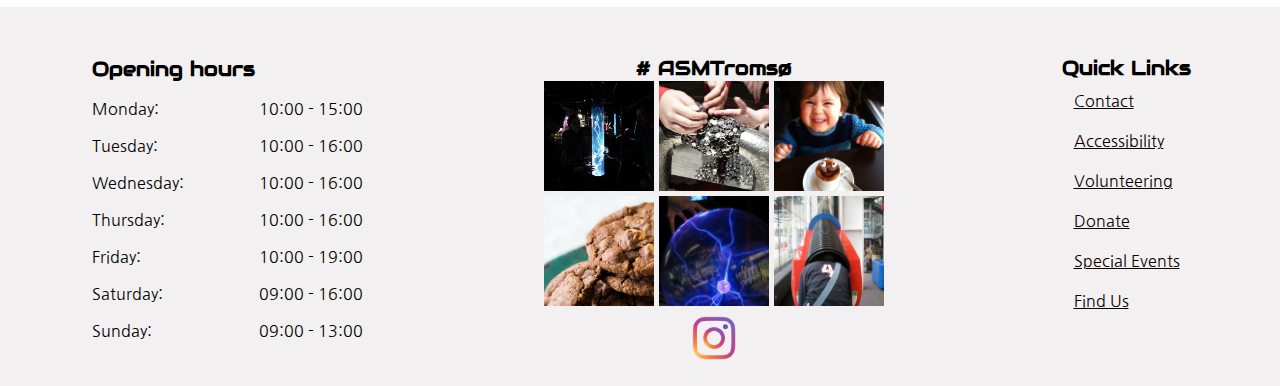
<file: involved.html>
<!DOCTYPE html>
<html lang="en">
  <head>
    <meta charset="UTF-8" />
    <meta name="viewport" content="width=device-width, initial-scale=1.0" />
    <meta
      name="description"
      content="Interested in knowing more about how you can get involved? Donate what you can, time, money, interesting objects. How about an internship? or volunteering?"
    />
    <title>Get Involved | Arctic Museum</title>
    <link rel="preconnect" href="https://fonts.gstatic.com" />
    <link
      href="https://fonts.googleapis.com/css2?family=Audiowide&family=Nanum+Gothic:wght@400;700;800&display=swap"
      rel="stylesheet"
    />
    <link rel="shortcut icon" href="images/favicon.ico" type="image/x-icon" />
    <link rel="stylesheet" href="styles/style.css" />
    <link rel="stylesheet" href="styles/involved.css" />
    <link rel="stylesheet" href="styles/media_queries.css" />
  </head>
  <body>
    <header>
      <a href="index.html">
        <div class="logo__wrapper">
          <div class="logo__top">
            <i class="physics__icon icon"></i>
            <h1>Arctic</h1>
          </div>
          <div class="logo__bottom">
            <h2>Science Museum</h2>
          </div>
        </div>
      </a>
      <div class="nav__wrapper">
        <button aria-label="menu button" class="menu-button menu__icon">
          <span id="top" class="bluebar-top"></span>
          <span id="middle" class="redbar"></span>
          <span id="bottom" class="bluebar-bottom"></span>
        </button>
        <nav>
          <form class="search__wrapper">
            <div class="search-input__wrapper">
              <label aria-label="search" for="search__input"
                ><i class="search__icon icon"></i
              ></label>
              <input id="search__input" type="text" placeholder="Search..." />
            </div>
          </form>
          <ul>
            <li><a href="explore.html">Explore</a></li>
            <li><a href="exhibitions.html">Exhibitions</a></li>
            <li><a href="events.html">Events</a></li>
            <li><a href="visit.html">Visit</a></li>
            <li><a class="active" href="involved.html">Get Involved</a></li>
            <li><a href="contact.html">Contact</a></li>
          </ul>
        </nav>
      </div>
    </header>
    <main class="involved-page-only">
      <section class="hero__section">
        <div class="hero-text__div">
          <div class="hero-image-title__wrapper">
            <h1>Get Involved</h1>
          </div>
          <p>
            In order to keep our admissions free to all we rely on our kind visitors to give back in
            some way. There are various ways you can support the museum, if you feel you’d like to
            get on board and help us then take a look below.
          </p>
        </div>
      </section>
      <section class="get-involved__section">
        <div class="support" id="donate">
          <img class="graphic" src="images/donate.svg" alt=" hand giving money" />
          <h2>Support</h2>
          <p>
            Donations are very welcome and are an important way we keep this museum open and
            accessible to the whole community.
          </p>
          <p>
            You can also support us by donating items of interest to the museum’s collections. If
            you have some item or collection that you think others would enjoy, please let us know
            by contacting our Collections Department and they will be able to assist you.
          </p>
          <p>We accept donations via Vipps just search “ASM Tromsø” - Thank you for your support</p>
        </div>
        <div class="volunteer" id="volenteering">
          <img class="graphic" src="images/volunteer.svg" alt=" hands giving heart" />
          <h2>volunteer</h2>
          <p>
            A number of people volunteer their time and effort to keep the displays in good order
            and ready for visitors to come and enjoy. Volunteering has its perks including getting
            to see behind the scenes of a working museum, access to staff-only lectures, and a
            monthly lunch where all staff and volunteers come together to discuss ideas for future
            exhibits and strategies for the museum
          </p>
          <p>
            You can help volunteer in a number of different spheres. Please contact us if you’d like
            to find out more about how you can get involved.
          </p>
        </div>
        <div class="internships" id="internships">
          <img class="graphic" src="images/science-girl.svg" alt="girl holding atom graphic" />
          <h2>Internships</h2>
          <p>
            Are you interested in working in a museum? Do you enjoy the fun and excitement of
            sharing the wonders of nature with people? Well you could be just the right person to
            enjoy an internship at the museum.
          </p>
          <p>
            You’ll be learning from a number of different academics and people who are passionate
            about science and sharing it with the wider community.
          </p>
        </div>
      </section>
    </main>
    <footer>
      <section class="opening-hours__section">
        <table>
          <th>Opening hours</th>
          <tr>
            <td>Monday:</td>
            <td>10:00 - 15:00</td>
          </tr>
          <tr>
            <td>Tuesday:</td>
            <td>10:00 - 16:00</td>
          </tr>
          <tr>
            <td>Wednesday:</td>
            <td>10:00 - 16:00</td>
          </tr>
          <tr>
            <td>Thursday:</td>
            <td>10:00 - 16:00</td>
          </tr>
          <tr>
            <td>Friday:</td>
            <td>10:00 - 19:00</td>
          </tr>
          <tr>
            <td>Saturday:</td>
            <td>09:00 - 16:00</td>
          </tr>
          <tr>
            <td>Sunday:</td>
            <td>09:00 - 13:00</td>
          </tr>
        </table>
      </section>
      <section class="instagram__section">
        <h3># ASMTromsø</h3>
        <div class="square-insta-images__div">
          <div class="insta-image__wrapper">
            <img
              src="images/plasma_tube-small.jpg"
              alt="instagram  plasma tube and people in dark room"
            />
          </div>
          <div class="insta-image__wrapper">
            <img src="images/magnets_small.jpg" alt="childrens hands playing with small magnets" />
          </div>
          <div class="insta-image__wrapper">
            <img
              class="insta-image"
              src="images/kid_hot_chocolate-small.jpg"
              alt="Happy child with smiling cup of hot chocolate"
            />
          </div>
          <div class="insta-image__wrapper">
            <img
              src="images/cookies-small.jpg"
              alt="green plate with stack of chocolate chip cookies"
            />
          </div>
          <div class="insta-image__wrapper">
            <img src="images/plasma-globe.jpg" alt="plasma globe with hand in the background" />
          </div>
          <div class="insta-image__wrapper">
            <img src="images/sound-tube.jpg" alt="person with head inside a sound tube" />
          </div>
        </div>
        <a
          class="insta__icon icon"
          href="https://www.instagram.com/"
          target="_blank"
          aria-label="instagram"
        >
        </a>
      </section>
      <section class="quick-links__section">
        <h3>Quick Links</h3>
        <div class="quick-links__wrapper">
          <a href="contact.html" class="quick-link__footer">Contact</a>
          <a href="visit.html#accessibility" class="quick-link__footer">Accessibility</a>
          <a href="#volenteering" class="quick-link__footer">Volunteering</a>
          <a href="#donate" class="quick-link__footer">Donate</a>
          <a href="events.html" class="quick-link__footer">Special Events</a>
          <a href="visit.html#location" class="quick-link__footer">Find Us</a>
        </div>
      </section>
    </footer>
    <script src="js/script.js"></script>
  </body>
</html>
</file>
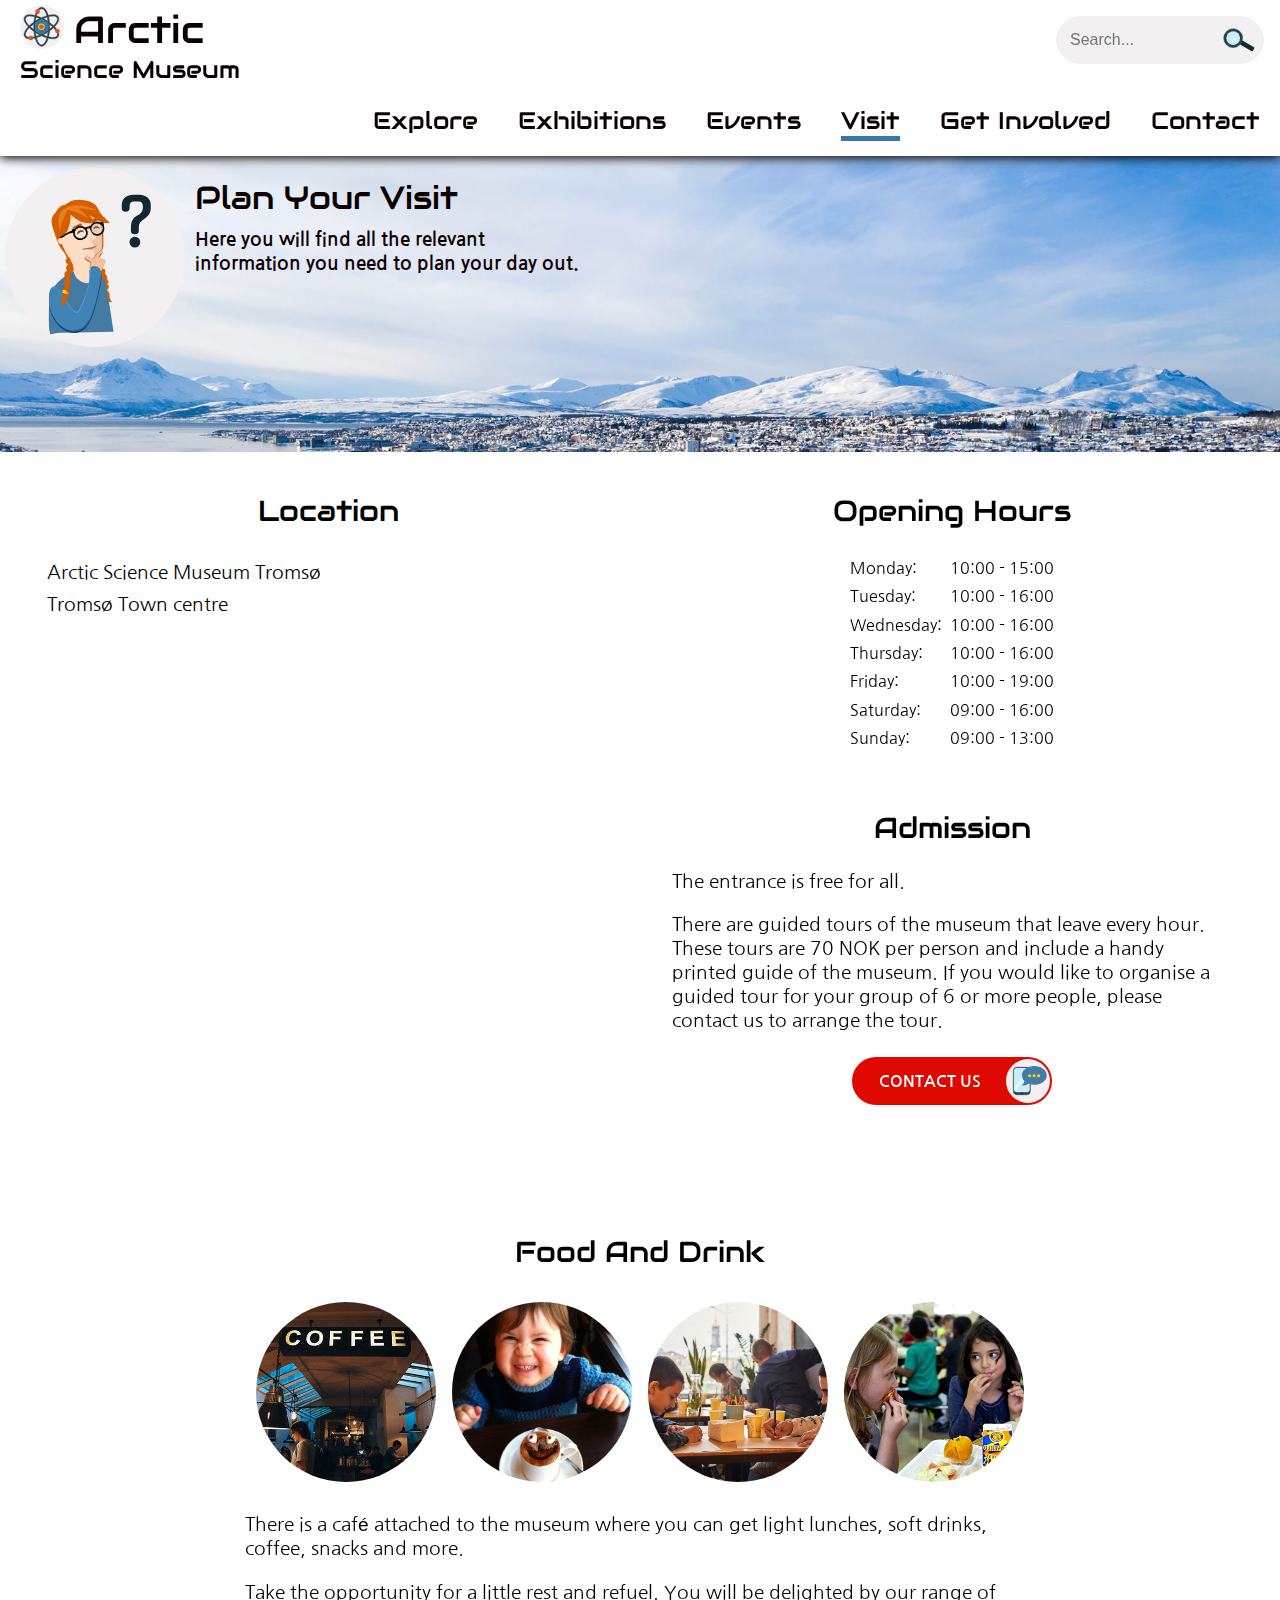
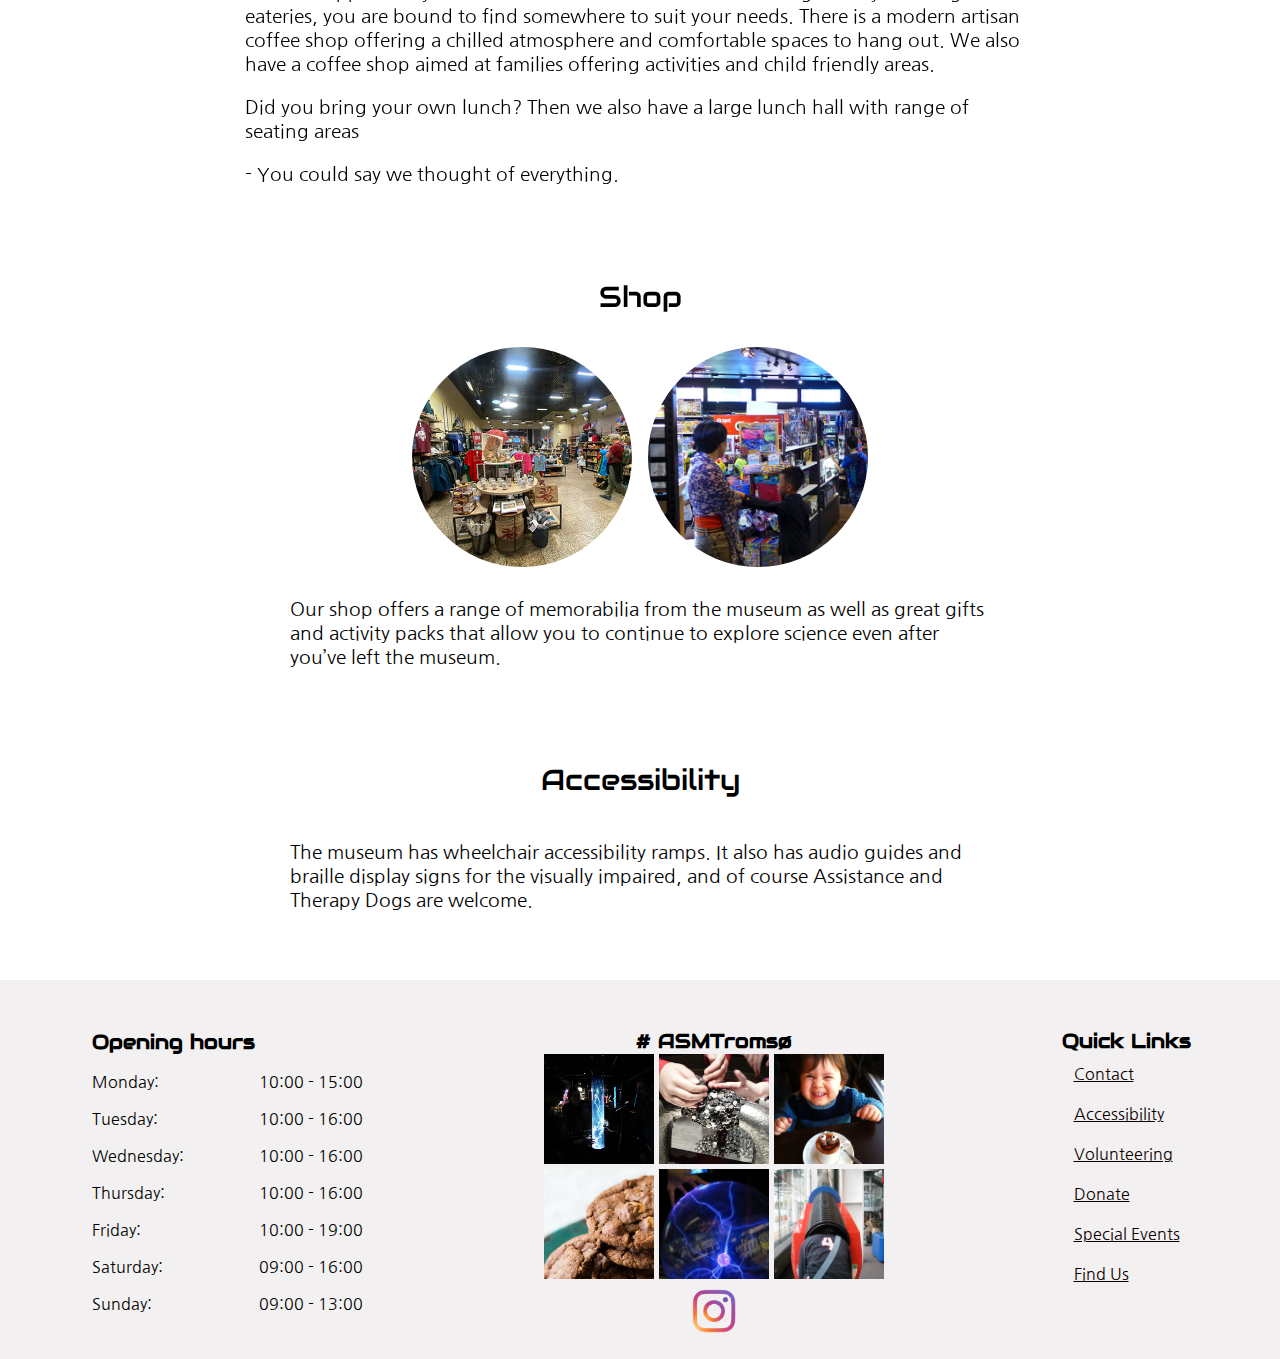
<file: visit.html>
<!DOCTYPE html>
<html lang="en">
  <head>
    <meta charset="UTF-8" />
    <meta name="viewport" content="width=device-width, initial-scale=1.0" />
    <meta
      name="description"
      content="Planning to come to the Arctic Science Museum? Here you will find everything you need to know, opening times, location, accessibility."
    />
    <title>Plan Your Visit | Arctic Museum</title>
    <link rel="preconnect" href="https://fonts.gstatic.com" />
    <link
      href="https://fonts.googleapis.com/css2?family=Audiowide&family=Nanum+Gothic:wght@400;700;800&display=swap"
      rel="stylesheet"
    />
    <link rel="shortcut icon" href="images/favicon.ico" type="image/x-icon" />
    <link rel="stylesheet" href="styles/style.css" />
    <link rel="stylesheet" href="styles/visit.css" />
    <link rel="stylesheet" href="styles/media_queries.css" />
  </head>
  <body>
    <header>
      <a href="index.html">
        <div class="logo__wrapper">
          <div class="logo__top">
            <i class="physics__icon icon"></i>
            <h1>Arctic</h1>
          </div>
          <div class="logo__bottom">
            <h2>Science Museum</h2>
          </div>
        </div>
      </a>
      <div class="nav__wrapper">
        <button aria-label="menu button" class="menu-button menu__icon">
          <span id="top" class="bluebar-top"></span>
          <span id="middle" class="redbar"></span>
          <span id="bottom" class="bluebar-bottom"></span>
        </button>
        <nav>
          <form class="search__wrapper">
            <div class="search-input__wrapper">
              <label aria-label="search" for="search__input"
                ><i class="search__icon icon"></i
              ></label>
              <input id="search__input" type="text" placeholder="Search..." />
            </div>
          </form>
          <ul>
            <li><a href="explore.html">Explore</a></li>
            <li><a href="exhibitions.html">Exhibitions</a></li>
            <li><a href="events.html">Events</a></li>
            <li><a class="active" href="visit.html">Visit</a></li>
            <li><a href="involved.html">Get Involved</a></li>
            <li><a href="contact.html">Contact</a></li>
          </ul>
        </nav>
      </div>
    </header>
    <main class="visit-page-only">
      <section class="hero__section">
        <div class="hero-text__div">
          <div class="hero-image-title__wrapper">
            <div class="hero-graphic"></div>
            <div>
              <h1>Plan Your Visit</h1>
              <p>Here you will find all the relevant information you need to plan your day out.</p>
            </div>
          </div>
        </div>
      </section>
      <section class="information__section">
        <div class="location" id="location">
          <h2>Location</h2>
          <p>Arctic Science Museum Tromsø</p>
          <p>Tromsø Town centre</p>
          <iframe
            src="https://www.google.com/maps/embed?pb=!1m18!1m12!1m3!1d24694.835690472424!2d18.90740965392922!3d69.65056578276673!2m3!1f0!2f0!3f0!3m2!1i1024!2i768!4f13.1!3m3!1m2!1s0x45c4c4526c3b71fd%3A0x23dca858e6ebed3!2zVHJvbXPDuA!5e0!3m2!1sen!2sno!4v1613407203827!5m2!1sen!2sno"
            style="border: 0"
            allowfullscreen=""
            aria-hidden="false"
            tabindex="0"
          ></iframe>
        </div>
        <div class="opening-hours">
          <h2>Opening hours</h2>
          <table>
            <tr>
              <td>Monday:</td>
              <td>10:00 - 15:00</td>
            </tr>
            <tr>
              <td>Tuesday:</td>
              <td>10:00 - 16:00</td>
            </tr>
            <tr>
              <td>Wednesday:</td>
              <td>10:00 - 16:00</td>
            </tr>
            <tr>
              <td>Thursday:</td>
              <td>10:00 - 16:00</td>
            </tr>
            <tr>
              <td>Friday:</td>
              <td>10:00 - 19:00</td>
            </tr>
            <tr>
              <td>Saturday:</td>
              <td>09:00 - 16:00</td>
            </tr>
            <tr>
              <td>Sunday:</td>
              <td>09:00 - 13:00</td>
            </tr>
          </table>
        </div>
        <div class="admission">
          <h2>Admission</h2>
          <p>The entrance is free for all.</p>
          <p>
            There are guided tours of the museum that leave every hour. These tours are 70 NOK per
            person and include a handy printed guide of the museum. If you would like to organise a
            guided tour for your group of 6 or more people, please contact us to arrange the tour.
          </p>
          <a href="contact.html" class="cta-button">
            <span>Contact us</span>
            <i class="contact__icon icon"></i>
          </a>
        </div>
      </section>
      <section class="amenities__section">
        <div class="food-drink" id="food-drink">
          <h2>Food and Drink</h2>
          <div class="images__wrapper">
            <div class="circular-image">
              <img
                src="images/coffee_shop-small.jpg"
                alt="teenagers getting coffee at the coffee shop"
              />
            </div>
            <div class="circular-image">
              <img
                src="images/kid_hot_chocolate-small.jpg"
                alt="Happy child with smiling cup of hot chocolate"
              />
            </div>
            <div class="circular-image">
              <img
                src="images/cafe_kids_small.jpg"
                alt="children colouring activity sheet in the restaurant"
              />
            </div>
            <div class="circular-image">
              <img
                src="images/kids_lunch-small.jpg"
                alt="children eating packed lunches in the lunch room"
              />
            </div>
          </div>
          <div class="text__wrapper">
            <p>
              There is a café attached to the museum where you can get light lunches, soft drinks,
              coffee, snacks and more.
            </p>
            <p>
              Take the opportunity for a little rest and refuel. You will be delighted by our range
              of eateries, you are bound to find somewhere to suit your needs. There is a modern
              artisan coffee shop offering a chilled atmosphere and comfortable spaces to hang out.
              We also have a coffee shop aimed at families offering activities and child friendly
              areas.
            </p>
            <p>
              Did you bring your own lunch? Then we also have a large lunch hall with range of
              seating areas
            </p>
            <p>- You could say we thought of everything.</p>
          </div>
        </div>
        <div class="shop" id="shop">
          <h2>Shop</h2>
          <div class="images__wrapper">
            <div class="circular-image">
              <img
                src="images/museum_shop-small.jpg"
                alt=" science museum giftshop and dinosaur memorabelia"
              />
            </div>
            <div class="circular-image">
              <img src="images/gift_shop-small.jpg" alt="child shopping with mother in gift shop" />
            </div>
          </div>
          <p>
            Our shop offers a range of memorabilia from the museum as well as great gifts and
            activity packs that allow you to continue to explore science even after you’ve left the
            museum.
          </p>
        </div>
      </section>
      <section class="accessibility__section" id="accessibility">
        <h2>Accessibility</h2>
        <p>
          The museum has wheelchair accessibility ramps. It also has audio guides and braille
          display signs for the visually impaired, and of course Assistance and Therapy Dogs are
          welcome.
        </p>
      </section>
    </main>
    <footer>
      <section class="opening-hours__section">
        <table>
          <th>Opening hours</th>
          <tr>
            <td>Monday:</td>
            <td>10:00 - 15:00</td>
          </tr>
          <tr>
            <td>Tuesday:</td>
            <td>10:00 - 16:00</td>
          </tr>
          <tr>
            <td>Wednesday:</td>
            <td>10:00 - 16:00</td>
          </tr>
          <tr>
            <td>Thursday:</td>
            <td>10:00 - 16:00</td>
          </tr>
          <tr>
            <td>Friday:</td>
            <td>10:00 - 19:00</td>
          </tr>
          <tr>
            <td>Saturday:</td>
            <td>09:00 - 16:00</td>
          </tr>
          <tr>
            <td>Sunday:</td>
            <td>09:00 - 13:00</td>
          </tr>
        </table>
      </section>
      <section class="instagram__section">
        <h3># ASMTromsø</h3>
        <div class="square-insta-images__div">
          <div class="insta-image__wrapper">
            <img
              src="images/plasma_tube-small.jpg"
              alt="instagram  plasma tube and people in dark room"
            />
          </div>
          <div class="insta-image__wrapper">
            <img src="images/magnets_small.jpg" alt="childrens hands playing with small magnets" />
          </div>
          <div class="insta-image__wrapper">
            <img
              class="insta-image"
              src="images/kid_hot_chocolate-small.jpg"
              alt="Happy child with smiling cup of hot chocolate"
            />
          </div>
          <div class="insta-image__wrapper">
            <img
              src="images/cookies-small.jpg"
              alt="green plate with stack of chocolate chip cookies"
            />
          </div>
          <div class="insta-image__wrapper">
            <img src="images/plasma-globe.jpg" alt="plasma globe with hand in the background" />
          </div>
          <div class="insta-image__wrapper">
            <img src="images/sound-tube.jpg" alt="person with head inside a sound tube" />
          </div>
        </div>
        <a
          class="insta__icon icon"
          href="https://www.instagram.com/"
          target="_blank"
          aria-label="instagram"
        >
        </a>
      </section>
      <section class="quick-links__section">
        <h3>Quick Links</h3>
        <div class="quick-links__wrapper">
          <a href="contact.html" class="quick-link__footer">Contact</a>
          <a href="#accessibility" class="quick-link__footer">Accessibility</a>
          <a href="involved.html#volenteering" class="quick-link__footer">Volunteering</a>
          <a href="involved.html#donate" class="quick-link__footer">Donate</a>
          <a href="events.html" class="quick-link__footer">Special Events</a>
          <a href="#location" class="quick-link__footer">Find Us</a>
        </div>
      </section>
    </footer>
    <script src="js/script.js"></script>
  </body>
</html>
</file>
<file: styles/style.css>
/*---------------------------------------GLOBAL STYLES*/
@import "imports/variables.css";

* {
  box-sizing: border-box;
  scroll-behavior: smooth;
}

html {
  scroll-padding-top: 80px;
}

body {
  min-width: 320px;
  margin: 0;
}

main {
  margin: 80px 0px 0px 0px;
  max-width: 1300px;
}

h1,
h2 {
  font-family: var(--heading-font), "Segoe UI", Tahoma, Geneva, Verdana, sans-serif;
  font-weight: 400;
  text-transform: capitalize;
}

h1 {
  font-size: 2rem;
}

h2 {
  font-size: 1.5rem;
  text-align: center;
}

h3 {
  font-size: 1rem;
  font-weight: 800;
  margin: 0 auto;
  width: max-content;
}

h3,
p,
a,
td,
span {
  font-family: var(--paragraph-font), "Gill Sans", "Gill Sans MT", Calibri, "Trebuchet MS",
    sans-serif;
}

a {
  color: var(--dark-font-color);
  text-decoration: none;
}

p {
  line-height: 1.5rem;
}

.circular-image img {
  height: 180px;
  width: 180px;
  border-radius: 50%;
  object-fit: cover;
}

/*---------------------------------------------HEADER & FOOTER*/

/*HEADER*/
header {
  position: fixed;
  display: inline-block;
  top: 0px;
  width: 100%;
  z-index: 1000;
  background-color: var(--light-font-color);
  box-shadow: 0px 2px 5px 0px var(--shadow-color);
}
/*logo*/
.logo__wrapper {
  display: inline-block;
  margin: 5px;
}

.logo__top {
  display: flex;
}

.logo__top h1 {
  margin: 0 10px;
}

.logo__bottom h2 {
  margin: 0px;
  font-size: 1.3rem;
}

/*search*/
.search__wrapper {
  position: relative;
  max-width: 210px;
  display: flex;
  align-items: center;
  background-color: var(--light-background-color);
  border-radius: 30px;
  padding: 2px;
  margin: 0 auto;
}

.search-input__wrapper {
  padding: 0px 0px 0px 10px;
  display: flex;
}

.search-input__wrapper input {
  font-size: 1rem;
  max-width: 150px;
  background-color: var(--light-background-color);
  border: none;
}

.search-input__wrapper input:focus {
  outline: none;
  border-bottom: var(--link-color) 2px solid;
}

.search__wrapper label {
  order: 2;
  line-height: 0px;
}

/*nav*/
.menu__icon {
  position: absolute;
  top: 1rem;
  right: 1rem;
  display: flex;
  flex-direction: column;
  border-radius: 50%;
  height: 44px;
  width: 44px;
  justify-content: center;
  align-items: center;
  background-color: var(--light-background-color);
  cursor: pointer;
}

.menu__icon:hover {
  transform: scale(1.2);
}

.menu__icon span {
  width: 28px;
  height: 5px;
  border-radius: 5px;
  margin: 1.5px 0px;
}

nav {
  display: none;
  text-align: center;
  min-width: 230px;
}

nav ul {
  padding: 0;
  display: inline-block;
}

nav li {
  display: block;
  position: relative;
  padding: 20px;
  text-align: left;
}

nav a {
  text-decoration: none;
  font-family: var(--heading-font);
}

nav a::after,
.expanding-image__div a h3::after,
.skip-to__section a::after {
  content: "";
  position: absolute;
  left: 0px;
  bottom: 15px;
  width: 0px;
  height: 5px;
  background: var(--link-color);
  transition: 0.3s all;
}

nav a:hover::after {
  width: 100%;
}

.expanding-image__div a h3::after,
.skip-to__section a::after {
  bottom: -3px;
}

.expanding-image__div a:hover h3::after,
.skip-to__section a:hover::after {
  bottom: -3px;
  width: 100%;
}

nav .active {
  border-bottom: 5px solid var(--link-color);
}

.menu-button {
  background-color: var(--light-background-color);
  border: none;
}

.menu_open nav {
  display: inline-block;
  position: absolute;
  padding: 10px;
  background: var(--menu-overlay-color);
  backdrop-filter: blur(5px);
  height: 100vh;
  width: 100vw;
}

.bluebar-top,
.bluebar-bottom {
  background-color: var(--link-color);
  position: relative;
  transition-property: transform;
  transition-duration: 0.8s;
}

.redbar {
  background-color: var(--main-cta-color);
  transition-property: opacity;
  transition-duration: 0.8s;
}
/*bars to cross menu icon*/
.nav__wrapper.menu_open > .menu-button #top {
  transform: rotate(45deg);
  margin: 0px;
  top: 6.5px;
}

.nav__wrapper.menu_open > .menu-button #bottom {
  transform: rotate(-45deg);
  margin: 0px;
  bottom: 6.5px;
}
.nav__wrapper.menu_open > .menu-button #middle {
  opacity: 0;
}

/*FOOTER*/
footer {
  display: flex;
  flex-direction: column;
  justify-content: space-around;
  background-color: var(--light-background-color);
  padding-top: 2rem;
}

footer section {
  display: flex;
  flex-direction: column;
  align-items: center;
  margin: 1rem auto;
}

footer h3,
footer th {
  font-family: var(--heading-font), "Segoe UI", Tahoma, Geneva, Verdana, sans-serif;
}

footer a {
  text-decoration: underline;
}

/*instagram section*/
.insta-image__wrapper {
  display: inline-flex;
  width: 110px;
  height: 110px;
  overflow: hidden;
}

.insta-image__wrapper img {
  position: relative;
  width: 100%;
  height: auto;
}

.square-insta-images__div {
  display: grid;
  grid-template: 1fr 1fr 1fr / 1fr 1fr;
  gap: 5px;
  margin-bottom: 10px;
}

.square-insta-images__div img {
  object-fit: cover;
}

/*quick links section*/
.quick-links__wrapper {
  display: flex;
  flex-direction: column;
  text-align: left;
  margin-bottom: 10px;
}

.quick-links__wrapper a {
  padding: 5px;
}

/*------------------------------------------------------CTA & ICONS*/
/*icons*/
.icon {
  display: inline-block;
  height: 44px;
  width: 44px;
}

.search__icon {
  background: url("../images/search.svg") center / 44px 44px no-repeat;
  cursor: pointer;
}

.insta__icon {
  background: url("../images/instagram.svg") center / 44px 44px no-repeat;
  margin-bottom: 10px;
}

.ticket__icon {
  background: url("../images/ticket.svg") center / 44px 44px no-repeat;
}

.explore__icon {
  background: url("../images/explore.svg") center / 44px 44px no-repeat;
}

.contact__icon {
  background: url("../images/contact.svg") center / 44px 44px no-repeat;
}

.three-d__icon {
  background: url("../images/3D.svg") center / 44px 44px no-repeat;
}

.biology__icon {
  background: url("../images/biology.svg") center / 44px 44px no-repeat;
}

.physics__icon {
  background: url("../images/physics.svg") center / 44px 44px no-repeat;
}

.chemistry__icon {
  background: url("../images/chemistry.svg") center / 44px 44px no-repeat;
}

.check__icon {
  background: url("../images/check.svg") center / 44px 44px no-repeat;
}

/*graphics*/
.graphic {
  height: 200px;
}

/*ctas*/
.cta-button {
  display: flex;
  justify-content: space-between;
  width: 200px;
  height: 3rem;
  border-radius: 4rem;
  background-color: var(--main-cta-color);
  color: var(--light-font-color);
  text-transform: uppercase;
  font-weight: 600;
  align-items: center;
  padding: 2px;
  margin: 1.5rem auto;
}

.cta-button:hover {
  transform: scale(1.1);
  box-shadow: 0 20px 10px -10px var(--dark-font-color);
}

.cta-button i {
  align-self: flex-end;
}

.cta-button span {
  margin: 1rem auto;
}

.non-dominant-cta {
  background-color: #f5eeee;
  color: #b50600;
  border: solid 2px var(--main-cta-color);
  height: 3.15rem;
}

/*-----------------------------------------------HERO SECTION*/

.hero__section {
  background-size: cover;
  color: var(--light-font-color);
}

.hero-text__div {
  padding: 5px;
  margin-top: 10px;
}

.hero-image-title__wrapper {
  display: flex;
}

.hero-graphic {
  display: none;
  width: 180px;
  height: 180px;
  padding: 5px;
}

.hero__section p {
  margin-right: 3rem;
}

.hero__section {
  display: flex;
  min-height: 240px;
  background-size: cover;
}

.hero__section h1 {
  margin: 10px;
  align-self: center;
}

.hero__section p {
  font-weight: 600;
  margin: 10px;
}
</file>
<file: styles/index.css>
@import "imports/variables.css";

.text__div {
  max-width: 50rem;
  margin: 0 auto;
  padding: 10px 20px;
}

/*-------------------------------------HERO SECTION*/
.hero__section {
  display: flex;
  background: var(--light-font-color) url("../images/building_small.jpg") top right/ 700px no-repeat;
  justify-content: flex-end;
  color: var(--dark-font-color);
}

.hero__section h1 {
  font-size: 1.5rem;
}

/*-------------------------------------QUICK LINKS SECTIONS*/
.explore__section,
.exhibition__section,
.this-month__section,
.amenities__section {
  padding: 2rem 0;
  background-color: var(--light-font-color);
}

.explore__section {
  background: var(--dark-font-color);
  color: var(--light-font-color);
}

.explore__section a {
  color: var(--light-font-color);
}

.explore-links__div,
.exhibition-links__div,
.amenities-links__div {
  display: flex;
  flex-direction: column;
  text-align: center;
}

.expanding-image__div {
  margin: 2rem 0;
}

.expanding-image__div h3 {
  position: relative;
}

.expanding-image__div img {
  width: 180px;
  margin-bottom: 1rem;
}

.expanding-image__div a:hover img {
  transform: scale(1.1);
  transition-property: all;
  transition-duration: 0.2s;
}

.expanding-image__div a:hover h3 {
  transform: scale(1.1);
  transition-property: all;
  transition-duration: 0.2s;
}

/*-------------------------------------THIS MONTH SECTION*/
.this-month__section {
  color: var(--light-font-color);
  background: url("../images/building-night.jpg") 100% 70% no-repeat;
  min-height: 250px;
}

.this-month__section img {
  display: none;
  align-self: center;
  width: 100%;
  padding: 1rem;
}

.this-month-text__div {
  justify-self: end;
  align-self: center;
  text-align: left;
  margin: 1rem;
}

.this-month__section p {
  max-width: 600px;
}

.this-month-text__div h2,
.this-month-text__div h3 {
  text-align: left;
  margin: 1rem 0;
  font-family: var(--heading-font), "Segoe UI", Tahoma, Geneva, Verdana, sans-serif;
  font-weight: 400;
}
</file>
<file: styles/media_queries.css>
@import "imports/variables.css";
/*----------------------------------------MIN 370PX----------*/
@media (min-width: 370px) {
  /*GLOBAL*/

  /*FOOTER*/
  .square-insta-images__div {
    grid-template: 1fr 1fr / 1fr 1fr 1fr;
  }

  /*HERO SECTION*/
  .hero__section h1 {
    font-size: 2rem;
  }

  .hero-text__div {
    width: 75%;
  }

  .explore-links__div img {
    width: 220px;
  }

  .circular-image img {
    height: 220px;
    width: 220px;
  }

  /*INDEX HOME PAGE*/
  .index-hero__section .hero-text__div {
    width: 100%;
  }

  /*EXPLORE PAGE*/
  .explore-hero__section {
    background: url("../images/plasma_tube-hero.jpg") 35% 10% no-repeat;
  }

  /*VISIT PAGE*/
  .visit-page-only .hero__section {
    background: url("../images/tromso-small.jpg") 0% 20% no-repeat;
    background-size: 170%;
  }

  .visit-page-only .hero-text__div {
    width: 80%;
  }
}

/*----------------------------------------MIN 455PX----------*/
@media (min-width: 455px) {
  /*INDEX HOME PAGE*/
  .index-hero__section .hero-text__div {
    width: 90%;
  }

  /*EVENTS PAGE*/
  .events-page-only .hero__section {
    background: url("../images/special-events.jpg") 0% 20% no-repeat;
    background-size: 130%;
  }

  /*VISIT PAGE*/
  .visit-page-only .hero__section {
    background: url("../images/tromso-small.jpg") 0% 50% no-repeat;
    background-size: 170%;
  }
}

/*----------------------------------------MIN 570PX----------*/
@media (min-width: 570px) {
  /*GLOBAL STYLES*/
  .hero-graphic {
    display: block;
    background-size: contain;
  }

  /*INDEX HOME PAGE*/

  .explore-links__div,
  .amenities-links__div {
    flex-direction: row;
    justify-content: space-around;
  }
  .explore-links__div img,
  .amenities-links__div img {
    width: 180px;
    height: 180px;
  }

  .this-month__section {
    display: grid;
    grid-template: 1fr / 1fr 2fr;
  }

  .this-month__section img {
    display: inline-block;
  }

  /*EXPLORE PAGE*/

  .explore-page-only .hero__section {
    background: url("../images/plasma_tube-hero.jpg") 30% 10% no-repeat;
  }

  /*EXHIBITIONS PAGE*/
  .exhibitions-page-only .hero__section {
    background: url("../images/sea_eagle-hero-small.jpg") 70% 10% no-repeat;
  }

  .exhibition-img__wrapper {
    width: 80%;
  }

  .subject__label {
    top: -60px;
  }

  .exhibition-img__wrapper {
    width: 400px;
    height: 220px;
  }

  .arctic-foxes__div {
    display: flex;
  }

  /*EVENTS PAGE*/
  .events-page-only .hero__section {
    background: url("../images/special-events.jpg") 0% 0% no-repeat;
    background-size: 160%;
  }

  /*VISIT PAGE*/
  .visit-page-only .hero__section {
    background: url("../images/tromso-small.jpg") 0% no-repeat;
    background-size: 190%;
  }

  .food-drink .images__wrapper {
    justify-self: center;
    display: grid;
    grid-template: 1fr 1fr / 1fr 1fr;
    align-items: center;
    margin: 0 auto;
  }

  /*INVOLVED PAGE*/

  .contact-forms__div form {
    width: 450px;
  }
}

/*----------------------------------------MIN 610PX----------*/
@media (min-width: 700px) {
  /*GLOBAL STYLES*/

  html {
    scroll-padding-top: 152px;
  }

  main {
    margin: 142px 0px 0px 0px;
  }

  h1 {
    font-size: 2rem;
  }

  h2 {
    font-size: 1.5rem;
  }

  h3,
  th {
    font-size: 1.25rem;
    font-weight: 800;
  }

  /*navigation*/
  .nav__wrapper  {
    display: inline;
  }

  nav {
    position: static;
    display: flex;
    justify-content: flex-end;
    height: auto;
  }

  nav ul {
    display: flex;
    margin: 0px;
  }

  .menu__icon {
    display: none;
  }

  /*search*/
  .search__icon:hover {
    transform: scale(1.1);
  }

  .search__wrapper {
    position: absolute;
    top: 1rem;
    right: 1rem;
    margin: 0;
  }

  .search-input__wrapper input {
    font-size: 1rem;
    max-width: 150px;
  }

  /*footer*/
  footer {
    flex-direction: row;
  }

  .opening-hours__section table {
    margin-top: -15px;
    border-spacing: 10px 20px;
  }

  .square-insta-images__div {
    grid-template: 1fr 1fr 1fr / 1fr 1fr;
  }

  .quick-links__wrapper a {
    padding: 5px;
    margin: 10px 0px;
  }

  /*hero sections*/

  .hero-text__div {
    width: 75%;
  }

  /*INDEX HOME PAGE*/

  .index-hero__section {
    min-height: 300px;
    background-size: 927px;
  }

  .index-hero__section .hero-text__div {
    width: 80%;
  }

  .exhibition-links__div {
    display: grid;
    grid-template: 1fr 1fr / 1fr 1fr;
  }

  /*EXPLORE PAGE*/
  .explore__html {
    scroll-padding-top: 200px;
  }

  .explore-card__wrapper {
    display: grid;
    grid-template-columns: 1fr 1fr;
    margin: 1rem auto;
  }

  .explore-card {
    padding: 1rem;
  }

  .skip-to__section {
    top: 142px;
  }

  .skip-to__section ul {
    font-size: 1rem;
    font-weight: 600;
    max-width: 500px;
    margin: 0 auto;
  }

  /*EXHIBITIONS PAGE*/
  .exhibitions__section p {
    max-width: 500px;
    margin: 1rem auto;
  }

  .exhibition-img__wrapper {
    width: 500px;
    height: 300px;
  }

  .close_modal_button {
    background: url("../images/close.svg") center / 44px 44px no-repeat;
    width: 44px;
    height: 44px;
    position: absolute;
    top: 10%;
    right: 20px;
    border: none;
  }

  .exhibition-img__wrapper.full_screen_view {
    top: 100px;
  }

  /*EVENTS PAGE*/

  .event__card {
    display: grid;
    grid-template-columns: 3fr 1fr;
    grid-template-rows: 1fr 1fr;
    grid-template-areas:
      "title image"
      "subheading image"
      "paragraph image"
      "cta image";
    column-gap: 4rem;
  }

  .event__card .circular-image {
    grid-area: image;
    align-self: center;
  }

  .event__card h2 {
    grid-area: title;
    margin: 0px;
  }

  .event__card h3 {
    grid-area: subheading;
  }

  .event__card p {
    grid-area: paragraph;
  }

  .event__card a {
    grid-area: cta;
  }

  /*VISIT PAGE*/
  .visit-page-only .hero__section {
    background: url("../images/tromso-small.jpg") 0% 50% no-repeat;
    background-size: 200%;
  }

  .information__section {
    flex-direction: grid;
    grid-template-columns: 1fr 1fr;
    grid-template-areas:
      "location opening-hours"
      "admission admission";
  }

  .location {
    grid-area: location;
  }

  .opening-hours {
    grid-area: opening-hours;
  }

  .admission {
    margin: 2rem;
    grid-area: admission;
  }

  /*INVOLVED PAGE*/

  .involved-page-only .hero__section .hero-text__div {
    width: 65%;
  }

  .get-involved__section div {
    display: grid;
    grid-template: auto auto auto auto / 1fr 3fr;
    grid-template-areas:
      "image title"
      "image p-one"
      "image p-two"
      "image p-three";
    gap: 0rem 3rem;
  }

  .get-involved__section img {
    grid-area: image;
    align-self: center;
    justify-self: center;
  }
}

/*----------------------------------------MIN 710PX----------*/
@media (min-width: 710px) {
  /*GLOBAL STYLES*/

  .opening-hours__section table {
    border-spacing: 2px 15px;
  }

  .square-insta-images__div {
    grid-template: 1fr 1fr / 1fr 1fr 1fr;
  }

  .quick-links__wrapper a {
    padding: 5px;
    margin: 5px 0px;
  }

  /*hero sections*/
  .hero__section {
    min-height: 300px;
  }

  .hero-text__div {
    width: 65%;
  }

  /*EXPLORE PAGE*/
  .explore-card {
    padding: 2rem;
  }

  /*EXHIBITION PAGE*/
  .exhibitions__section {
    grid-template-columns: 1fr 1fr;
    grid-template-rows: auto auto auto;
    grid-template-areas:
      "header image"
      "paragraph image"
      "paragraph image";
  }

  .exhibition-img__wrapper {
    width: 85%;
    height: 100%;
  }

  .exhibitions__section h2 {
    grid-area: header;
    align-self: flex-end;
    justify-self: flex-start;
    margin: 0 2rem;
  }

  .exhibition-text__div {
    grid-area: paragraph;
    justify-self: flex-start;
    margin: 0 auto;
  }

  .planet__decoration__div,
  .arctic-foxes__div,
  .not-displayed {
    display: flex;
    align-self: flex-end;
  }

  /*EVENTS PAGE*/

  .events-page-only .hero__section {
    background: url("../images/special-events.jpg") 0% 15% no-repeat;
    background-size: 150%;
  }

  /*VISIT PAGE*/
  .visit-page-only h2 {
    text-align: center;
  }

  /*INVOLVED PAGE*/
  .involved-page-only .hero__section {
    background: url("../images/ozone-balloon-hero.jpg") no-repeat;
    background-size: cover;
    background-position-x: right;
  }

  .involved-page-only .contact h2 {
    text-align: center;
  }
}

/*----------------------------------------MIN 810PX----------*/
@media (min-width: 930px) {
  /*GLOBAL STYLES*/

  html {
    scroll-padding-top: 162px;
  }

  main {
    margin: 152px 0px 0px 0px;
  }
  /*navigation*/
  nav a {
    font-size: 1.5rem;
  }

  h1 {
    font-size: 2rem;
  }

  h2 {
    font-size: 1.8rem;
  }

  p {
    font-size: 1.2rem;
  }

  /*hero sections*/
  .hero-text__div {
    width: 50%;
  }

  /*INDEX HOME PAGE*/
  .index-hero__section {
    background-image: url("../images/building-hero.jpg");
    background-repeat: no-repeat;
    background-size: cover;
    min-height: 400px;
  }

  .index-hero__section .hero-text__div {
    width: 60%;
  }

  .explore-links__div img {
    width: 250px;
  }

  .exhibition-links__div {
    display: flex;
    flex-direction: row;
    justify-content: space-around;
  }

  .exhibition-links__div img {
    width: 180px;
    height: 180px;
  }

  /*EXPLORE PAGE*/

  .explore__html {
    scroll-padding-top: 220px;
  }

  .explore-card__wrapper {
    grid-template-columns: 1fr 1fr 1fr;
  }

  .explore-card {
    padding: 0.5rem;
  }

  .skip-to__section {
    top: 152px;
  }

  /*EXHIBITIONS PAGE*/
  .exhibitions-page-only .hero__section {
    background: url("../images/sea_eagle-hero.jpg") 40% 10% no-repeat;
  }

  /*EVENTS PAGE*/
  .events-page-only .hero__section {
    background: url("../images/special-events.jpg") 0% 30% no-repeat;
    background-size: 150%;
  }

  .event__card {
    max-width: 1000px;
  }

  /*VISIT PAGE*/
  .visit-page-only .hero__section {
    background-size: cover;
  }

  .visit-page-only .hero__section p {
    max-width: 400px;
  }

  .information__section {
    flex-direction: grid;
    grid-template-columns: 1fr 1fr;
    grid-template-areas:
      "location opening-hours"
      "location admission";
  }

  .information__section td {
    padding: 0.2rem;
  }

  .location iframe {
    height: 350px;
  }

  .food-drink .images__wrapper {
    display: grid;
    grid-template: 1fr / 1fr 1fr 1fr 1fr;
    align-items: center;
    margin: 0 auto;
  }

  .food-drink .images__wrapper img {
    width: 180px;
    height: 180px;
  }
}

/*----------------------------------------MIN 950PX----------*/
@media (min-width: 950px) {
  /*GLOBAL STYLES*/
  main {
    margin: 152px auto 0px auto;
  }

  .logo__wrapper {
    margin: 5px 5px 0 20px;
  }

  .logo__wrapper h1 {
    font-size: 2.4rem;
  }

  .logo__wrapper h2 {
    font-size: 1.5rem;
  }

  /*EXPLORE PAGE*/
  .explore-card {
    padding: 1.5rem;
  }

  /*INVOLVED PAGE*/
  .involved-page-only .contact-forms__div {
    flex-direction: row;
    justify-content: space-around;
  }

  .involved-page-only form {
    height: 725px;
  }
}

/*----------------------------------------MIN 1250PX----------*/

@media (min-width: 1250px) {
  /*GLOBAL STYLES*/
  header {
    box-shadow: 0 2px 10px 0px var(--dark-font-color);
  }

  /*EXPLORE PAGE*/
  .explore__html {
    scroll-padding-top: 142px;
  }

  .to-do__section,
  .resources__section,
  .research__section {
    max-width: 1000px;
  }

  .explore-card__wrapper {
    margin-left: 10px;
  }

  .skip-to__section {
    float: right;
    min-width: 3rem;
    width: max-content;
    top: 168px;
    margin-top: 1rem;
  }

  .skip-to__section ul {
    flex-direction: column;
    width: max-content;
    font-size: 1.5rem;
    background-color: var(--light-font-color);
  }

  .skip-to__section li {
    margin: 1rem auto 0.5rem 0.5rem;
  }

  .skip-to__section li a {
    text-decoration: none;
  }
}
</file>
<file: styles/contact.css>
/*-------------------------------------CONTACT FORMS*/
.contact-forms__div {
  display: flex;
  flex-direction: column;
}

.contact-forms__div form {
  background-color: var(--light-background-color);
  display: flex;
  flex-direction: column;
  margin: 0rem auto;
  padding: 2rem;
  max-width: 450px;
}

.contact-forms__div input,
.contact-forms__div select,
.contact-forms__div textarea {
  font-size: 1rem;
  font-family: var(--paragraph-font), "Gill Sans", "Gill Sans MT", Calibri, "Trebuchet MS",
    sans-serif;
  border: none;
  position: relative;
  background-color: var(--light-font-color);
}

.contact-forms__div label {
  margin: 1rem 0 0 0;
  padding-bottom: 0.5rem;
  font-size: 1rem;
  font-family: var(--paragraph-font), "Gill Sans", "Gill Sans MT", Calibri, "Trebuchet MS",
    sans-serif;
  font-weight: 600;
  position: relative;
}

.contact__form button {
  width: 150px;
}

input[type="number"] {
  width: 50px;
}

/*-------------------------------------ENGAGE SECTION*/

.image__wrapper {
  display: flex;
  justify-content: space-around;
  align-items: baseline;
  max-width: 400px;
  margin: 1rem auto;
}

.image__wrapper img {
  width: 50px;
}

.send-success {
  display: none;
  flex-direction: column;
  align-items: center;
  background-color: var(--success-color);
  padding: 20px 40px;
  max-width: 500px;
  margin: 15px auto;
}

.submit-button {
  border: none;
}

.submit-button:disabled {
  border: 1px solid var(--shadow-color);
  background-color: var(--light-background-color);
  color: var(--shadow-color);
}

.submit-button:hover:disabled {
  transform: none;
  box-shadow: none;
}

.error-message {
  background-color: var(--light-font-color);
  padding: 5px;
  margin-bottom: 0;
  display: none;
}

.sending {
  display: none;
}

@keyframes grow {
  0% {
    transform: scale(0.2);
  }
  80% {
    transform: scale(1.3);
  }
  100% {
    transform: scale(1);
  }
}

.check__icon {
  background-size: cover;
  height: 200px;
  width: 200px;
  animation: grow 1s ease 0.5s 1;
}
</file>
<file: styles/events.css>
@import "imports/variables.css";

main h2,
main h3 {
  text-align: left;
  margin: 1rem 0;
}

/*---------------------------------HERO SECTION*/
.hero__section {
  background: var(--dark-font-color) url("../images/special-events.jpg") 0% 0% no-repeat;
  background-size: 200%;
}

.hero-graphic {
  background: url("../images/talks.svg") no-repeat;
}

/*---------------------------------EVENTS SECTIONS*/

.event__card {
  padding: 2rem;
  margin: 2rem auto;
  background-color: var(--light-background-color);
  display: flex;
  flex-direction: column;
}

.event__card .circular-image {
  text-align: center;
  order: 2;
}

.event__card h2 {
  order: 1;
}

.event__card h3 {
  order: 3;
}

.event__card p {
  order: 4;
}

.event__card a {
  order: 5;
}
</file>
<file: styles/explore.css>
@import "imports/variables.css";

header {
  box-shadow: none;
}

html {
  scroll-padding-top: 146px;
}

footer {
  margin-top: 10rem;
}

main h2 {
  padding-top: 2rem;
}

/*---------------------------------SKIP TO MENU SECTION*/
.skip-to__section {
  position: sticky;
  top: 80px;
  z-index: 100;
  width: 100%;
  min-width: 320px;
  background-color: var(--light-font-color);
  box-shadow: 0px 2px 5px 0px var(--shadow-color);
}

.skip-to__section ul {
  display: flex;
  justify-content: space-around;
  padding: 10px;
  margin: 0;
}

.skip-to__section li {
  position: relative;
  display: inline-block;
  text-align: center;
  padding: 3px;
  margin: 0 2px;
  font-weight: 600;
  background-color: var(--light-font-color);
}

.skip-to__section li a {
  padding: 5px;
  color: var(--link-color);
  text-decoration: underline;
}

.skip-to__section li a:hover {
  text-decoration: none;
}

/*---------------------------------HERO SECTOION*/

.hero__section {
  background: var(--dark-font-color) url("../images/plasma_tube-hero.jpg") 20% 100% no-repeat;
}

.explore-hero__section {
  padding-top: 1rem;
}

.hero-graphic {
  background: url("../images/exploring.svg") no-repeat;
}

/*---------------------------------EXPLORE SECTIONS*/

.to-do__section,
.resources__section,
.research__section,
.to-do-text__div {
  text-align: center;
}

/*EXPLORE CARDS*/
.img__wrapper {
  width: 250px;
  height: 200px;
  overflow: hidden;
}

.img__wrapper img {
  width: 100%;
  height: 100%;
  object-fit: cover;
}

.explore-card__wrapper {
  display: grid;
  grid-template-columns: 1fr;
  margin: 1rem auto;
  max-width: 1000px;
}

.explore-card {
  display: grid;
  grid-auto-rows: 1fr 1fr auto;
  background-color: var(--light-background-color);
  padding: 2rem;
  margin: 1rem auto;
}

.explore-card p {
  max-width: 250px;
  align-self: start;
}

/*SHOWTIMES CHECKBOX*/

.showtimes__wrapper {
  display: flex;
  flex-direction: column;
  align-items: center;
}

.showtimes-table__wrapper {
  order: -1;
}

.showtimes__wrapper table {
  margin: 1rem auto;
}

#showtimes__checkbox {
  display: none;
  background: red;
}

.showtimes__wrapper label {
  cursor: pointer;
}

#showtimes__checkbox ~ div {
  display: none;
}

#showtimes__checkbox:checked ~ div {
  display: inline-block;
}
</file>
<file: styles/involved.css>
@import "imports/variables.css";

/*-------------------------------------HERO SECTION*/
.hero__section {
  justify-content: flex-end;
  background: var(--dark-font-color) url("../images/ozone-balloon-hero.jpg") no-repeat;
  background-size: cover;
  background-position-x: right;
}

.hero-text__div {
  padding-left: 1rem;
  background-color: #0000005e;
  box-shadow: -10px -10px 10px 10px #0000005e;
}

.get-involved__section div {
  display: flex;
  flex-direction: column;
  padding: 1rem;
  margin: 2rem auto;
}

.get-involved__section div h2 {
  order: -1;
}
</file>
<file: styles/visit.css>
@import "imports/variables.css";

.food-drink,
.shop,
.accessibility__section {
  display: flex;
  flex-direction: column;
  margin: 3rem 1rem;
}

/*-----------------------------------------HERO SECTION*/
.hero__section {
  color: var(--dark-font-color);
  background: var(--light-font-color) url("../images/tromso-small.jpg") 0% 0% no-repeat;
  background-size: 170%;
}

.hero-graphic {
  background: url("../images/planning.svg") no-repeat;
}

/*---------------------------------INFORMATION SECTION*/

/*LOCATION*/
.information__section {
  display: grid;
  grid-template-columns: 1fr;
  margin: 1rem;
}

.location {
  display: flex;
  flex-direction: column;
}

.location p {
  margin: 0.5rem auto 0 5%;
}

.information__section table {
  margin: 0 auto;
}

.information__section td {
  padding: 0.5rem;
}

/*map*/
iframe {
  width: 90%;
  height: 300px;
  margin: 1rem auto;
}

/*FOOD AND DRINK, SHOP AND ACCESSIBILITY SECTIONS*/

.food-drink .images__wrapper {
  display: flex;
  flex-direction: column;
  align-items: center;
}

.food-drink .text__wrapper {
  max-width: 790px;
  align-self: center;
}

.images__wrapper .circular-image {
  padding: 0.5rem;
}

.shop .images__wrapper {
  display: flex;
  flex-wrap: wrap;
  justify-content: center;
}

.shop p,
.accessibility__section p {
  max-width: 700px;
  align-self: center;
}
</file>
